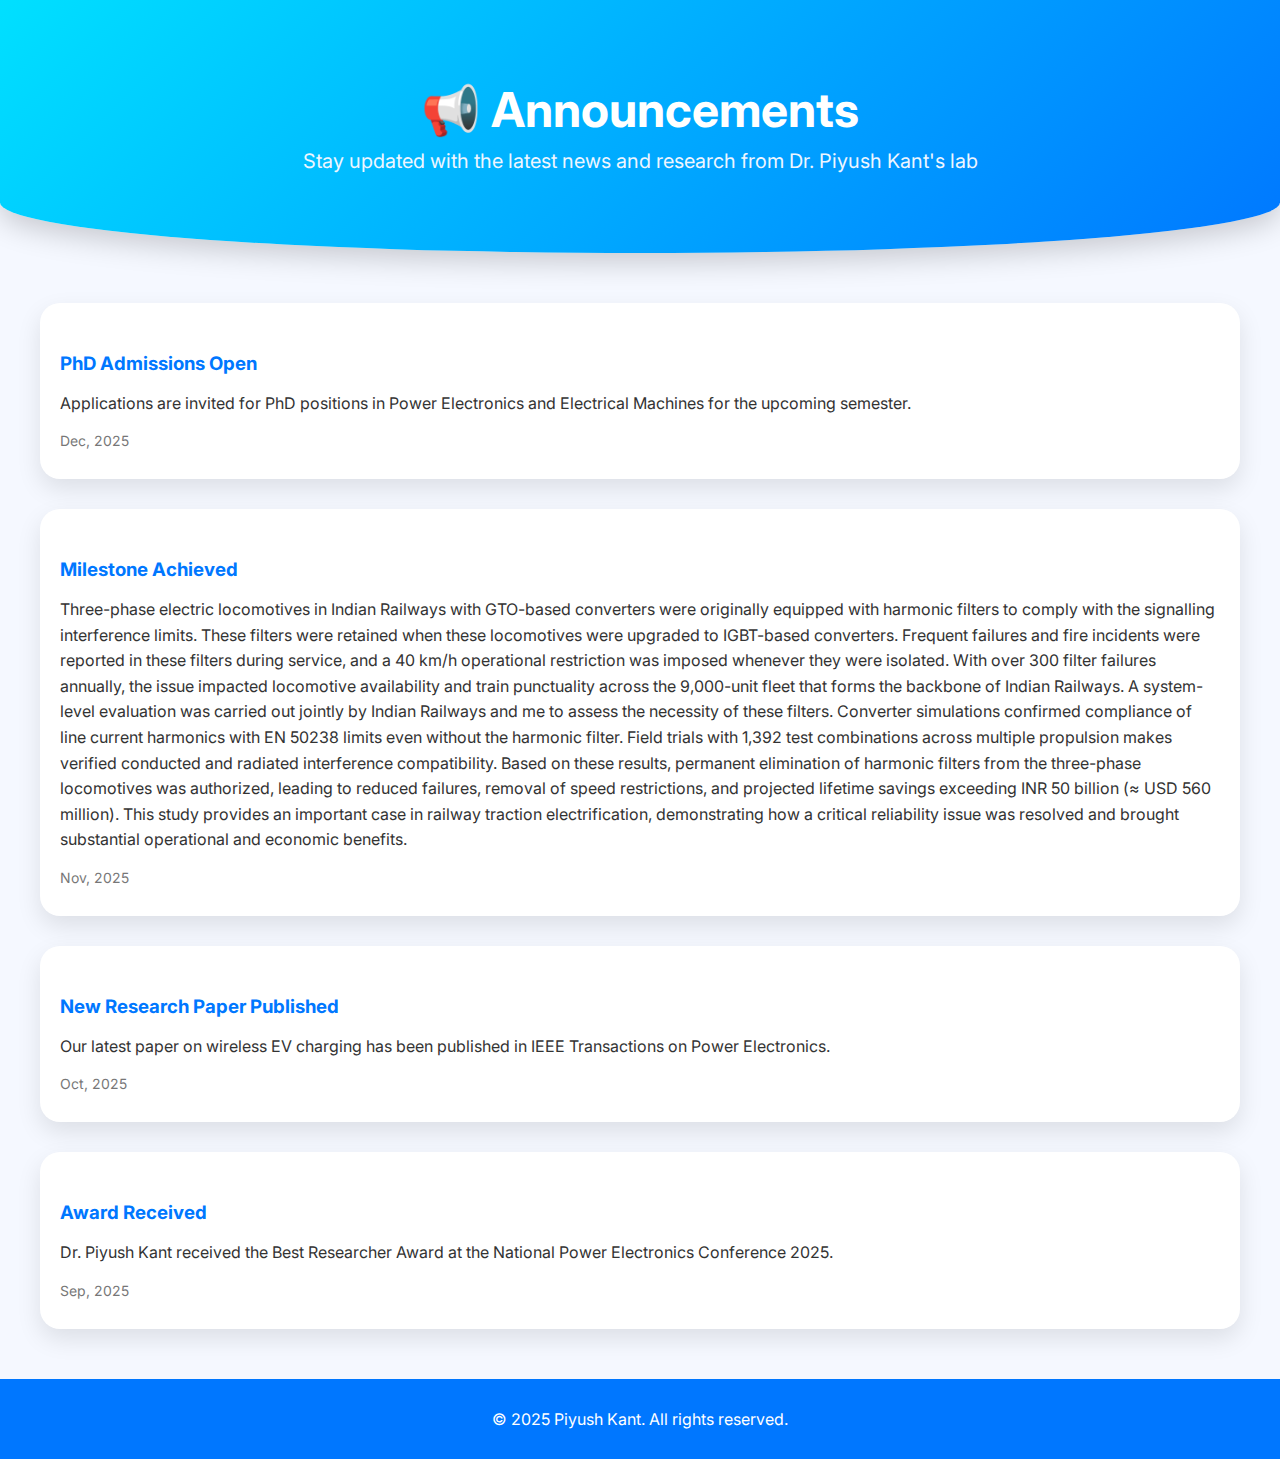
<file: announcment.html>
<!DOCTYPE html>
<html lang="en">
<head>
    <meta charset="UTF-8">
    <meta name="viewport" content="width=device-width, initial-scale=1.0">
    <title>Announcements - Dr. Piyush Kant</title>
    <link href="https://fonts.googleapis.com/css2?family=Inter:wght@400;500;600;700&display=swap" rel="stylesheet">
    <style>
        body {
            font-family: 'Inter', sans-serif;
            margin: 0;
            padding: 0;
            background: #f5f8ff;
        }
        header {
            background: linear-gradient(135deg, #00e0ff, #0077ff);
            color: #fff;
            padding: 80px 20px;
            text-align: center;
            border-bottom-left-radius: 50% 20%;
            border-bottom-right-radius: 50% 20%;
            box-shadow: 0 8px 30px rgba(0,0,0,0.2);
        }
        header h1 {
            margin: 0 0 10px 0;
            font-size: 48px;
        }
        header p {
            margin: 0;
            font-size: 20px;
            color: #eef6ff;
        }
        .container {
            max-width: 1200px;
            margin: 50px auto;
            padding: 0 20px;
        }
        .announcement-card {
            background: #fff;
            border-radius: 20px;
            padding: 30px 20px;
            box-shadow: 0 10px 25px rgba(0,0,0,0.1);
            margin-bottom: 30px;
            transition: transform 0.4s, box-shadow 0.4s;
        }
        .announcement-card:hover {
            transform: translateY(-8px);
            box-shadow: 0 20px 35px rgba(0,0,0,0.15);
        }
        .announcement-card h3 {
            color: #0077ff;
            margin-bottom: 10px;
        }
        .announcement-card p {
            color: #333;
            line-height: 1.6;
        }
        .announcement-date {
            color: #777;
            font-size: 14px;
            margin-top: 15px;
            display: block;
        }
        footer {
            background: #0077ff;
            color: #fff;
            text-align: center;
            padding: 30px 20px;
        }
        /* Back to Top Button */
        #scrollTopBtn {
            position: fixed;
            bottom: 30px;
            right: 30px;
            background: #0077ff;
            color: #fff;
            border: none;
            padding: 15px 20px;
            border-radius: 50px;
            cursor: pointer;
            opacity: 0;
            transition: opacity 0.4s, transform 0.3s;
            box-shadow: 0 6px 20px rgba(0,0,0,0.2);
            font-size: 16px;
        }
        #scrollTopBtn.visible {
            opacity: 1;
            transform: translateY(0);
        }
        #scrollTopBtn:hover {
            background: #00c6ff;
            transform: translateY(-3px);
        }
    </style>
</head>
<body>

  <header>
    <h1>📢 Announcements</h1>
    <p>Stay updated with the latest news and research from Dr. Piyush Kant's lab</p>
</header>

<div class="container">

    <!-- 1. PhD Admissions -->
    <div class="announcement-card">
        <h3>PhD Admissions Open</h3>
        <p>Applications are invited for PhD positions in Power Electronics and Electrical Machines for the upcoming semester.</p>
        <span class="announcement-date">Dec, 2025</span>
    </div>

    <!-- 2. Railways Milestone -->
    <div class="announcement-card">
        <h3>Milestone Achieved</h3>
        <p>Three-phase electric locomotives in Indian Railways with GTO-based converters were originally equipped with harmonic filters to comply with the signalling interference limits. These filters were retained when these locomotives were upgraded to IGBT-based converters. Frequent failures and fire incidents were reported in these filters during service, and a 40 km/h operational restriction was imposed whenever they were isolated. With over 300 filter failures annually, the issue impacted locomotive availability and train punctuality across the 9,000-unit fleet that forms the backbone of Indian Railways. A system-level evaluation was carried out jointly by Indian Railways and me to assess the necessity of these filters. Converter simulations confirmed compliance of line current harmonics with EN 50238 limits even without the harmonic filter. Field trials with 1,392 test combinations across multiple propulsion makes verified conducted and radiated interference compatibility. Based on these results, permanent elimination of harmonic filters from the three-phase locomotives was authorized, leading to reduced failures, removal of speed restrictions, and projected lifetime savings exceeding INR 50 billion (≈ USD 560 million). This study provides an important case in railway traction electrification, demonstrating how a critical reliability issue was resolved and brought substantial operational and economic benefits.</p>
        <span class="announcement-date">Nov, 2025</span>
    </div>

    <!-- 3. Research Paper -->
    <div class="announcement-card">
        <h3>New Research Paper Published</h3>
        <p>Our latest paper on wireless EV charging has been published in IEEE Transactions on Power Electronics.</p>
        <span class="announcement-date">Oct, 2025</span>
    </div>

    <!-- 4. Award -->
    <div class="announcement-card">
        <h3>Award Received</h3>
        <p>Dr. Piyush Kant received the Best Researcher Award at the National Power Electronics Conference 2025.</p>
        <span class="announcement-date">Sep, 2025</span>
    </div>

</div>

<button id="scrollTopBtn" title="Back to Top">⬆ Back to Top</button>

<footer>
    &copy; 2025 Piyush Kant. All rights reserved.
</footer>

<script>
    const scrollBtn = document.getElementById("scrollTopBtn");
    window.addEventListener("scroll", () => {
        if (window.scrollY > 250) scrollBtn.classList.add("visible");
        else scrollBtn.classList.remove("visible");
    });
    scrollBtn.addEventListener("click", () => {
        window.scrollTo({ top: 0, behavior: 'smooth' });
    });
</script>
</file>
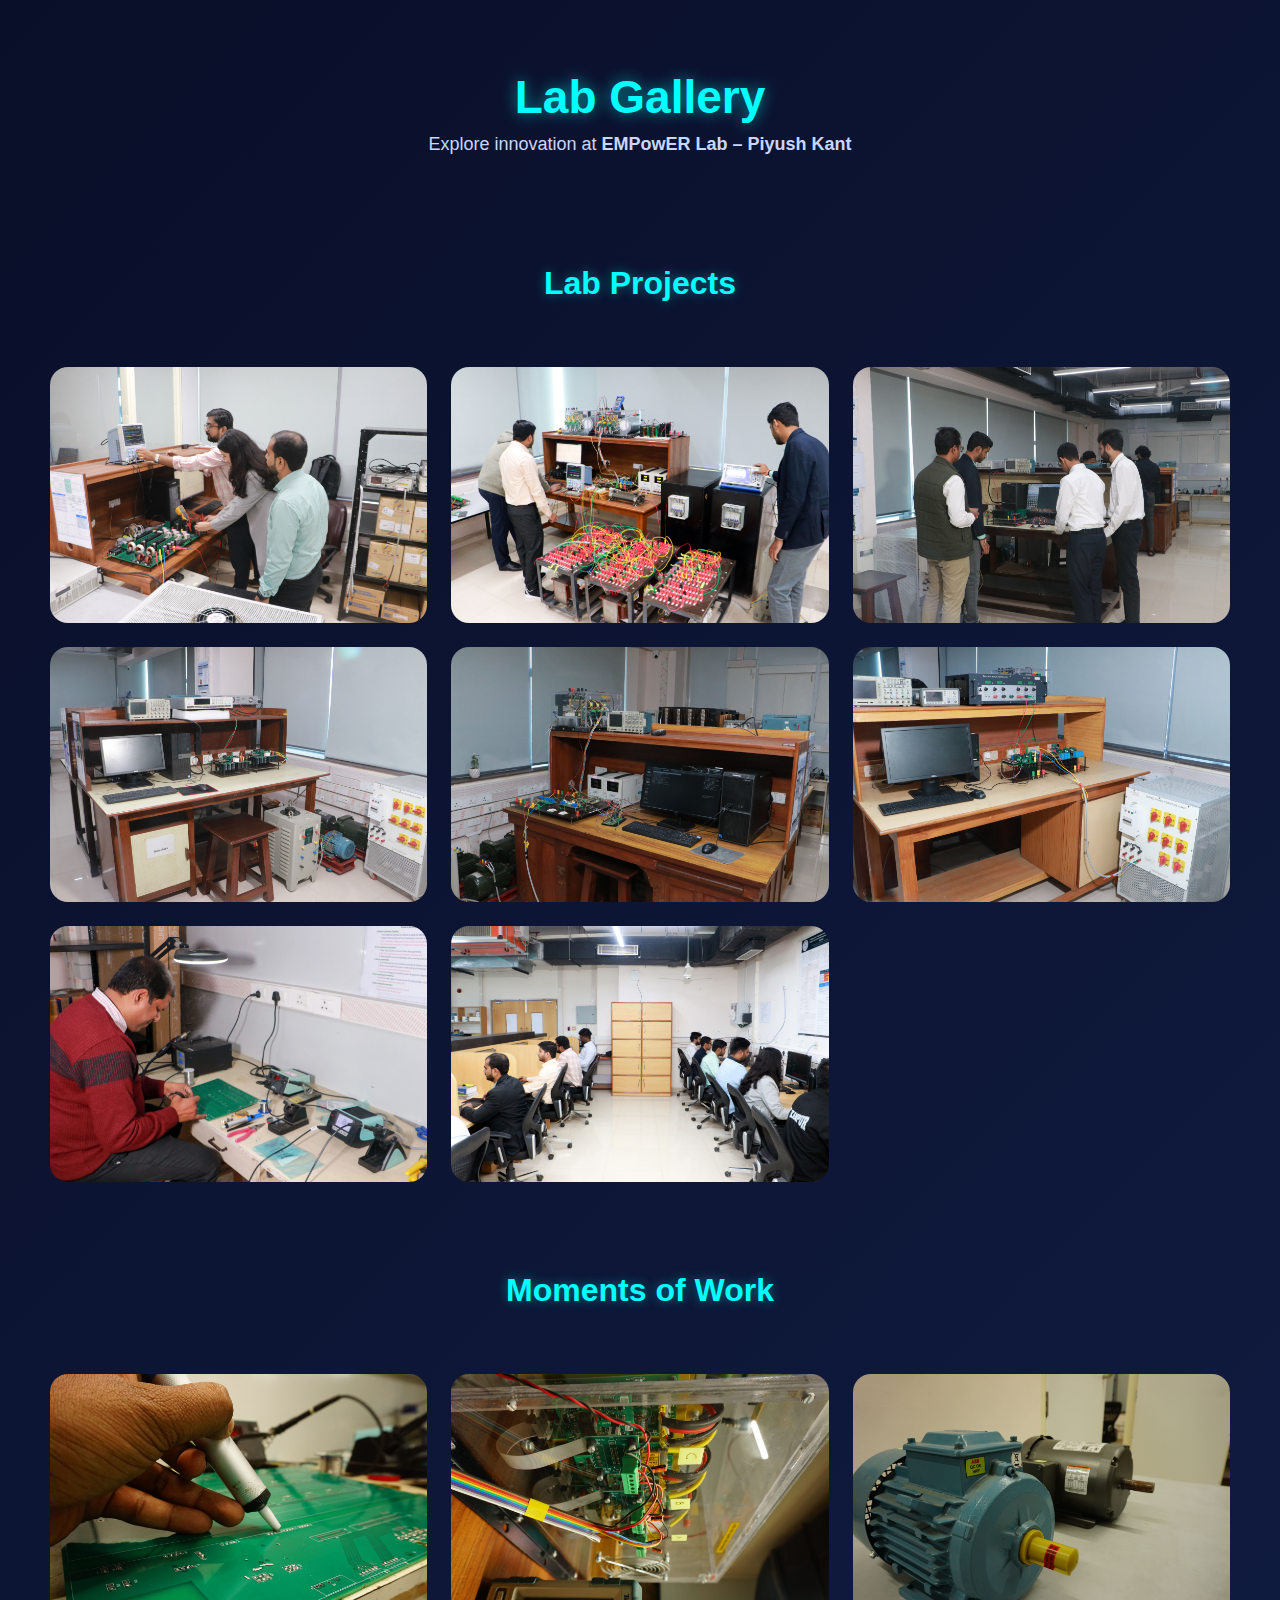
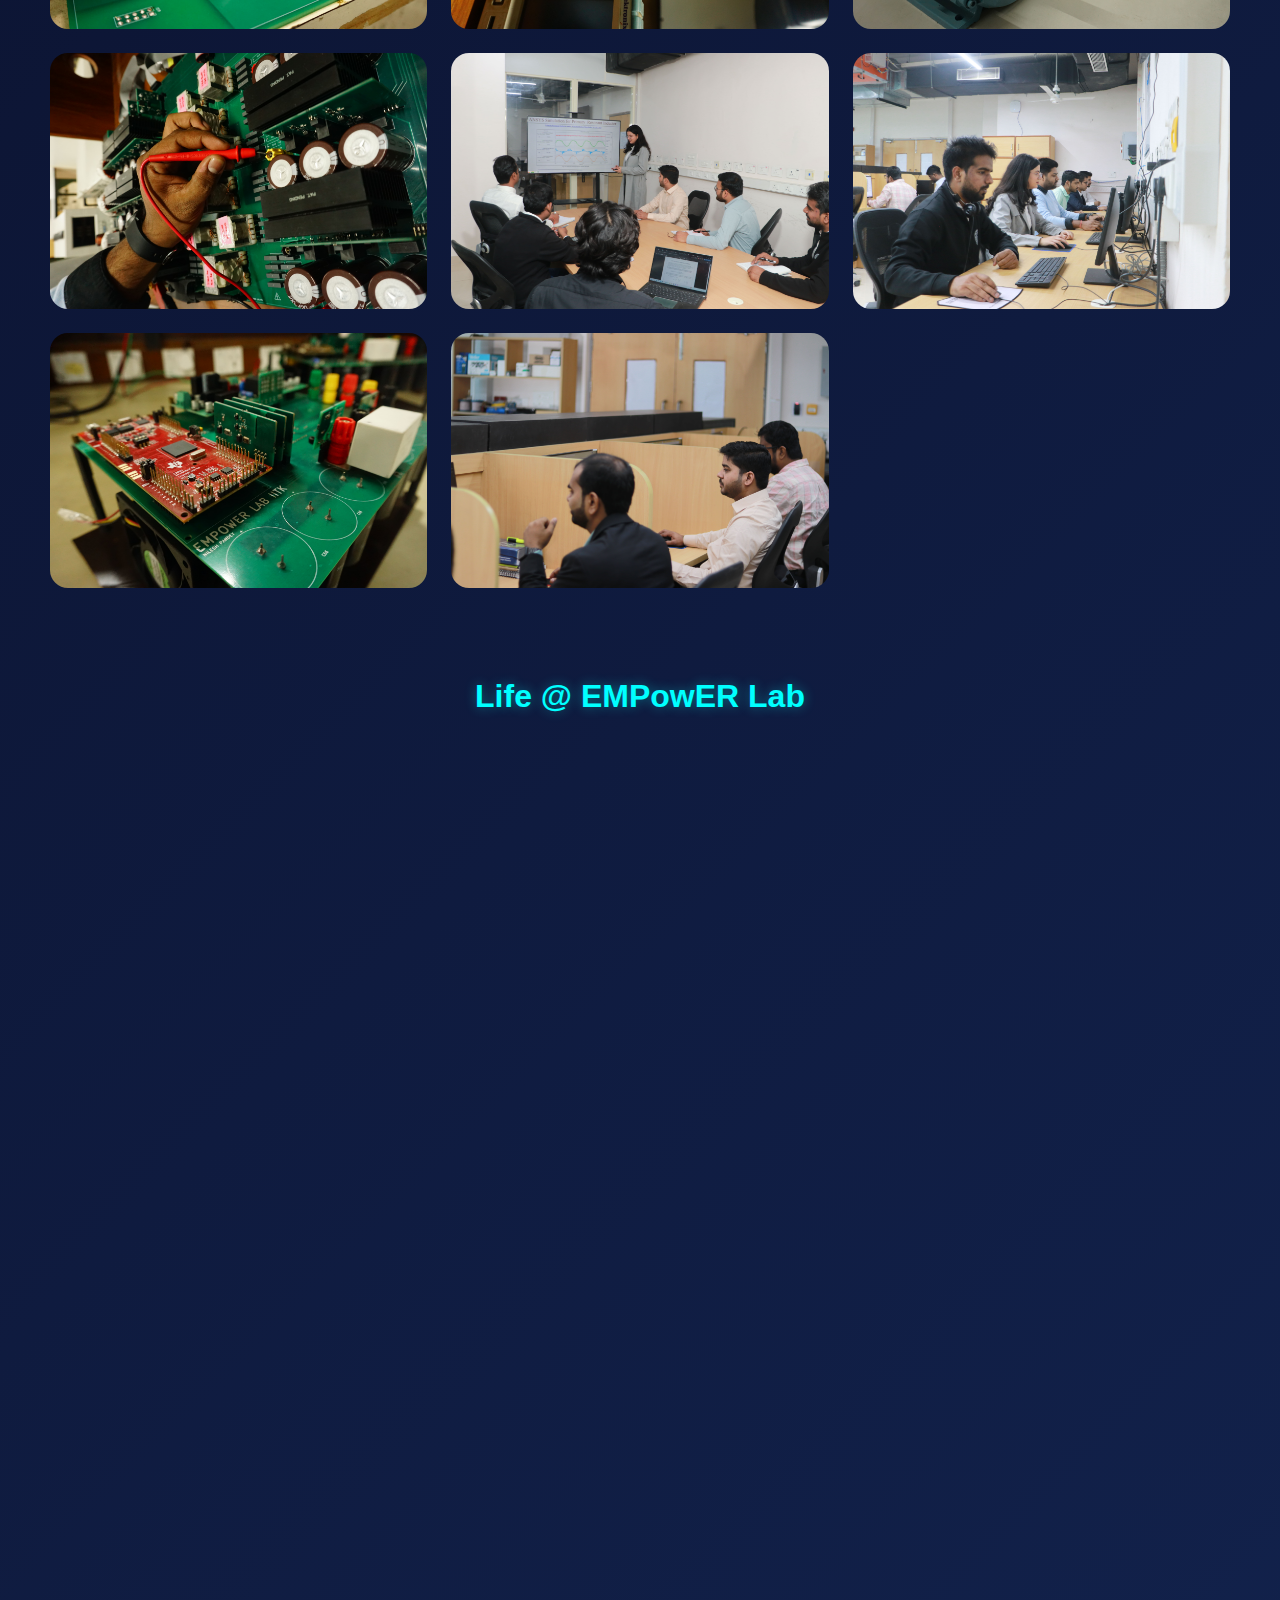
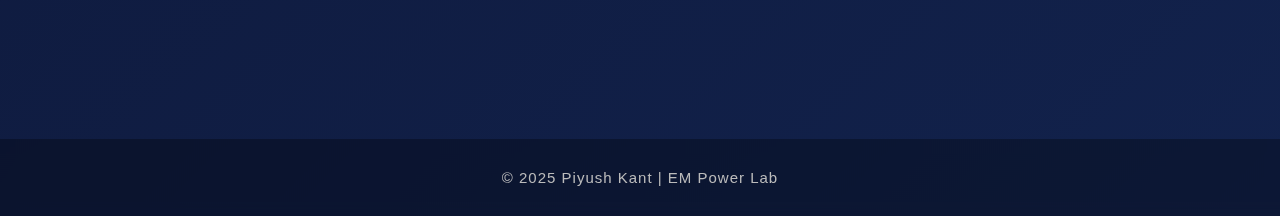
<file: gallery.html>
<!doctype html>
<html lang="en">
<head>
  <meta charset="utf-8">
  <meta name="viewport" content="width=device-width, initial-scale=1">
  <title>Gallery | Piyush Kant Portfolio</title>
  <style>
    * {box-sizing: border-box; margin: 0; padding: 0; font-family: 'Poppins', sans-serif;}
    body {
      background: linear-gradient(135deg, #0a0f29, #12224c, #1b3b6f, #0a0f29);
      background-size: 300% 300%;
      animation: gradientShift 8s ease infinite;
      color: #fff;
      overflow-x: hidden;
    }

    header {
      text-align: center;
      padding: 70px 20px;
      animation: fadeInDown 1.2s ease-in-out;
    }
    header h1 {
      font-size: 46px;
      color: #00ffff;
      text-shadow: 0 0 15px #00ffff90;
    }
    header p {
      color: #c9d6ff;
      font-size: 18px;
      margin-top: 10px;
      animation: fadeInUp 1.5s ease-in-out;
    }

    /* ⭐ Centered Row Titles */
    .gallery-title {
      text-align: center;
      font-size: 32px;
      margin: 40px 0 15px;
      font-weight: 700;
      color: #00ffff;
      text-shadow: 0 0 12px #00ffff60;
    }

    .gallery {
      display: grid;
      grid-template-columns: repeat(auto-fit, minmax(280px, 1fr));
      gap: 24px;
      padding: 50px;
      max-width: 1300px;
      margin: 0 auto;
    }

    .photo {
      position: relative;
      overflow: hidden;
      border-radius: 18px;
      cursor: pointer;
      transition: transform 0.4s ease, box-shadow 0.4s ease;
      animation: floatUp 1s ease forwards;
    }

    /* ⭐ Breathing Animation */
    .photo img {
      width: 100%;
      height: 100%;
      object-fit: cover;
      transition: transform 0.4s ease;
      animation: breathing 4s ease-in-out infinite;
    }

    @keyframes breathing {
      0% { transform: scale(1); }
      50% { transform: scale(1.03); }
      100% { transform: scale(1); }
    }

    .photo:hover img {
      transform: scale(1.15);
      filter: brightness(1.15);
    }

    .photo:hover {
      transform: translateY(-12px);
      box-shadow: 0 0 25px rgba(0, 255, 255, 0.4);
    }

    .overlay {
      position: absolute;
      inset: 0;
      background: linear-gradient(180deg, rgba(0,0,0,0.1), rgba(0,0,0,0.9));
      display: flex;
      flex-direction: column;
      align-items: center;
      justify-content: center;
      opacity: 0;
      transition: opacity 0.4s ease;
    }

    .photo:hover .overlay {
      opacity: 1;
    }

    .overlay h3 {
      font-size: 22px;
      color: #00ffff;
      margin-bottom: 6px;
      text-shadow: 0 0 8px #00ffff80;
    }

    .overlay p {
      font-size: 14px;
      color: #ddd;
      text-align: center;
      max-width: 220px;
    }

    footer {
      text-align: center;
      padding: 30px;
      color: #bbb;
      font-size: 15px;
      letter-spacing: 1px;
      background: rgba(0, 0, 0, 0.3);
      backdrop-filter: blur(6px);
    }

    /* Animations */
    @keyframes fadeInDown {
      from {opacity: 0; transform: translateY(-40px);}
      to {opacity: 1; transform: translateY(0);}
    }

    @keyframes fadeInUp {
      from {opacity: 0; transform: translateY(40px);}
      to {opacity: 1; transform: translateY(0);}
    }

    @keyframes floatUp {
      from {opacity: 0; transform: translateY(30px);}
      to {opacity: 1; transform: translateY(0);}
    }

    @keyframes gradientShift {
      0% {background-position: 0% 50%;}
      50% {background-position: 100% 50%;}
      100% {background-position: 0% 50%;}
    }

    /* Scroll fade-in */
    .fade {opacity: 0; transform: translateY(20px); transition: all 0.5s ease-out;}
    .fade.visible {opacity: 1; transform: translateY(0);}
  </style>
</head>
<body>
  <header>
    <h1>Lab Gallery</h1>
    <p>Explore innovation at <b>EMPowER Lab – Piyush Kant</b></p>
  </header>

<section class="gallery-section">

    <!-- ⭐ ROW 1 TITLE -->
    <h2 class="gallery-title">Lab Projects</h2>
    <section class="gallery">
        <div class="photo fade"><img src="images/Bidectional_ev.jpg"><div class="overlay"><h3>Section A</h3><p>Performing Test</p></div></div>
        <div class="photo fade"><img src="images/Linefrequency.jpg"><div class="overlay"><h3>Section B</h3><p>Performing Test</p></div></div>
        <div class="photo fade"><img src="images/table1.jpg"><div class="overlay"><h3>Section C</h3><p>Performing Test</p></div></div>
        <div class="photo fade"><img src="images/table2.jpg"><div class="overlay"><h3>Section D</h3><p>Performing Test</p></div></div>
        <div class="photo fade"><img src="images/table3.jpg"><div class="overlay"><h3>Section E</h3><p>Performing Test</p></div></div>
        <div class="photo fade"><img src="images/table4.jpg"><div class="overlay"><h3>Section F</h3><p>Performing Test</p></div></div>
        <div class="photo fade"><img src="images/table5.jpg"><div class="overlay"><h3>Section  G</h3><p>Hardware Assembly </p></div></div>
        <div class="photo fade"><img src="images/all.jpg"><div class="overlay"><h3>Co Working Space</h3><p></p></div></div>
    </section>

    <!-- ⭐ ROW 2 TITLE -->
    <h2 class="gallery-title">Moments of Work</h2>
    <section class="gallery">
        <div class="photo fade"><img src="images/5.jpg"><div class="overlay"><h3>Assembly Section</h3><p>Organized high-end components</p></div></div>
        <div class="photo fade"><img src="images/6.jpg"><div class="overlay"><h3>Testing</h3><p>Validation of prototypes</p></div></div>
        <div class="photo fade"><img src="images/13.jpg"><div class="overlay"><h3>Testing Facility</h3><p>Performance tuning lab</p></div></div>
        <div class="photo fade"><img src="images/10.jpg"><div class="overlay"><h3>PCBA</h3><p>Advanced circuit prototyping</p></div></div>
        <div class="photo fade"><img src="images/8.jpg"><div class="overlay"><h3>Meeting</h3><p>Team discussions</p></div></div>
        <div class="photo fade"><img src="images/11.jpg"><div class="overlay"><h3>Software & Analysis</h3><p>Real-time circuit validation</p></div></div>
        <div class="photo fade"><img src="images/9.jpg"><div class="overlay"><h3>Hardware & Analysis</h3><p>Inhouse testing</p></div></div>
        <div class="photo fade"><img src="images/7.jpg"><div class="overlay"><h3>Working Environment</h3><p>Motivating workspace</p></div></div>
    </section>

    <!-- ⭐ ROW 3 TITLE -->
    <h2 class="gallery-title">Life @ EMPowER Lab</h2>
    <section class="gallery">
        <div class="photo fade"><img src="images/20240628_183251.jpg"><div class="overlay"><h3>Joy Moments</h3><p>Dinner Outing</p></div></div>
        <div class="photo fade"><img src="images/20240628_201419.jpg"><div class="overlay"><h3>Joy Moments</h3><p>Celebration</p></div></div>
        <div class="photo fade"><img src="images/20250913_210014.jpg"><div class="overlay"><h3>Joy Moments</h3><p>Team Outing</p></div></div>
    
        <div class="photo fade"><img src="images/group.jpeg"><div class="overlay"><h3>Joy Moments</h3>Tea Time<p></p></div></div>
        <div class="photo fade"><img src="images/group2.jpg"><div class="overlay"><h3>Team Photo Session</h3><p>Group Photo</p></div></div>
        <div class="photo fade"><img src="images/p1.jpeg"><div class="overlay"><h3>Joy Moments</h3><p></p>Happy Captured</div></div>
        <div class="photo fade"><img src="images/group_old.jpg"><div class="overlay"><h3>Outing</h3><p>Dinner Time with Students</p></div></div>
        <div class="photo fade"><img src="images/bday.jpeg"><div class="overlay"><h3>Birthday Celebration</h3><p>Celebration Moments</p></div></div>
    </section>

</section>

  <footer>© 2025 Piyush Kant | EM Power Lab</footer>

  <script>
    const elements = document.querySelectorAll('.fade');
    const observer = new IntersectionObserver(entries => {
      entries.forEach(entry => {
        if (entry.isIntersecting) {
          entry.target.classList.add('visible');
        }
      });
    });
    elements.forEach(el => observer.observe(el));
  </script>
</body>
</html>
</file>
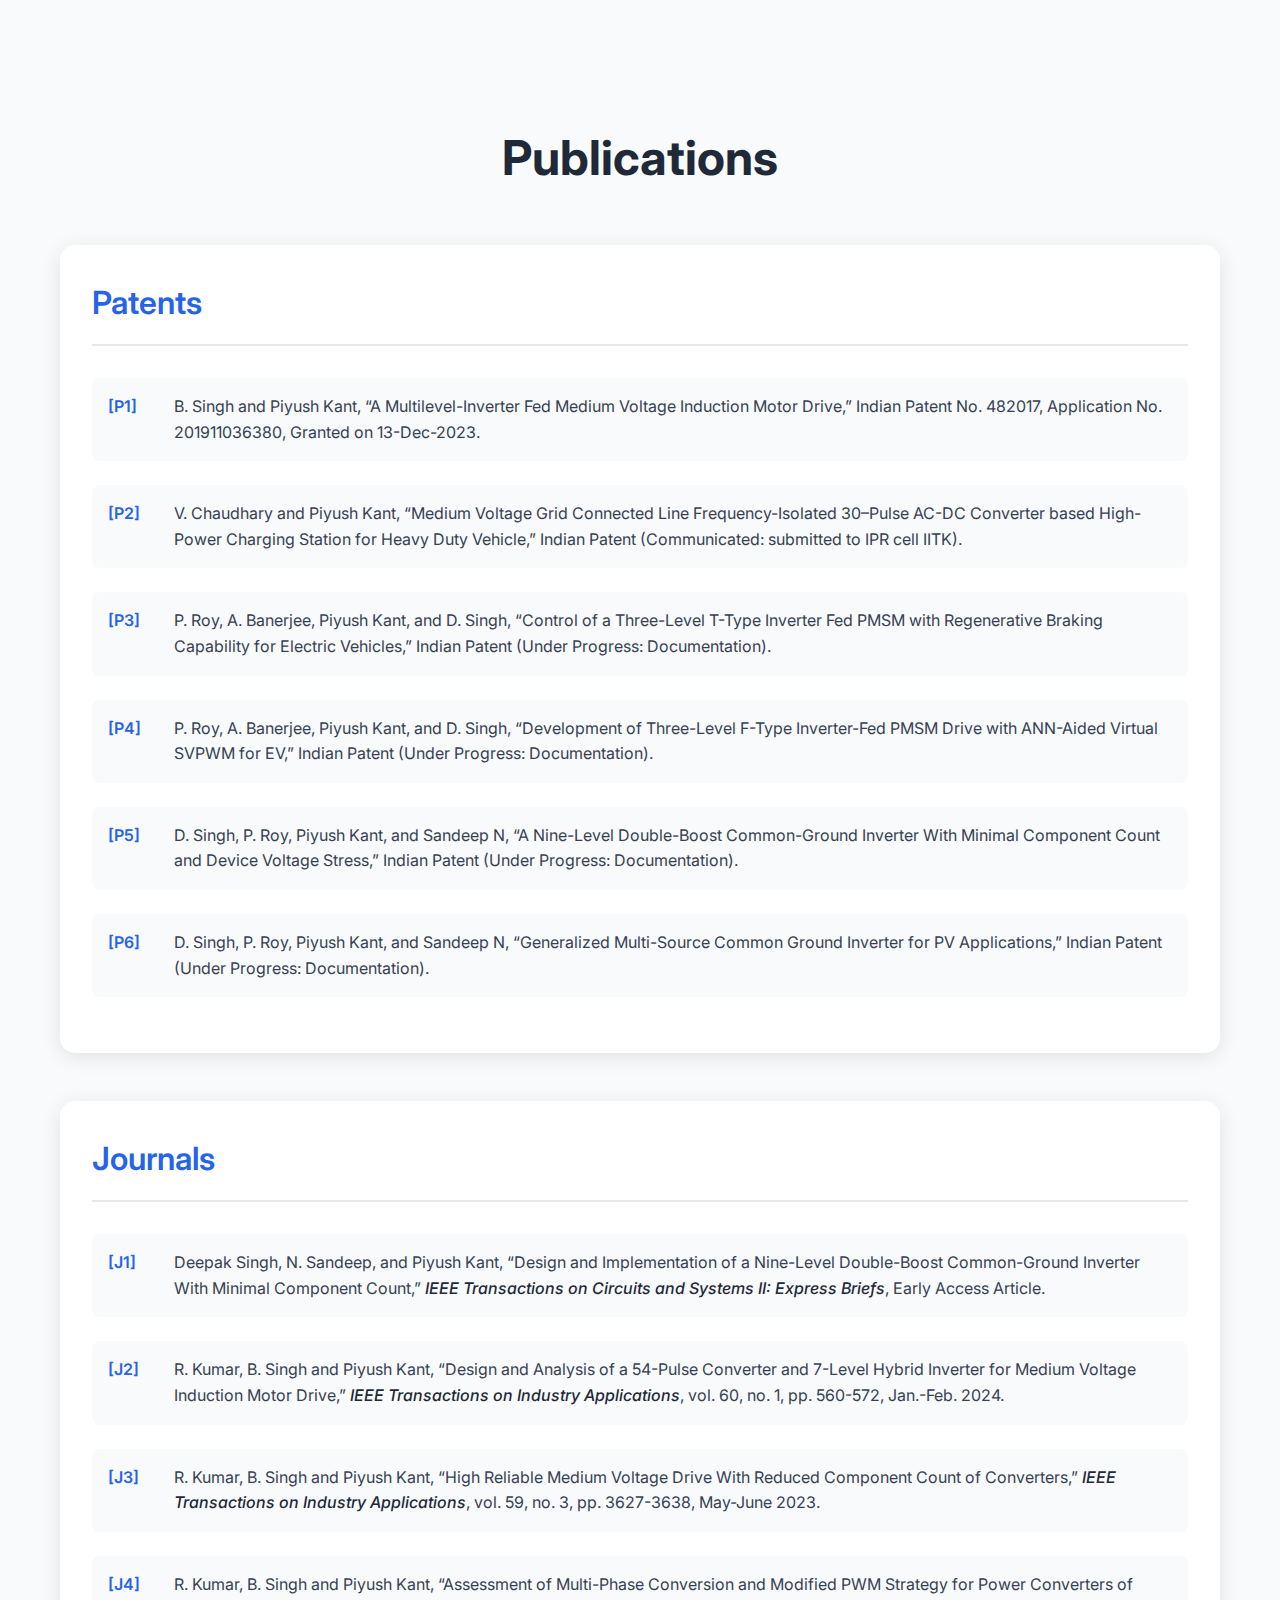
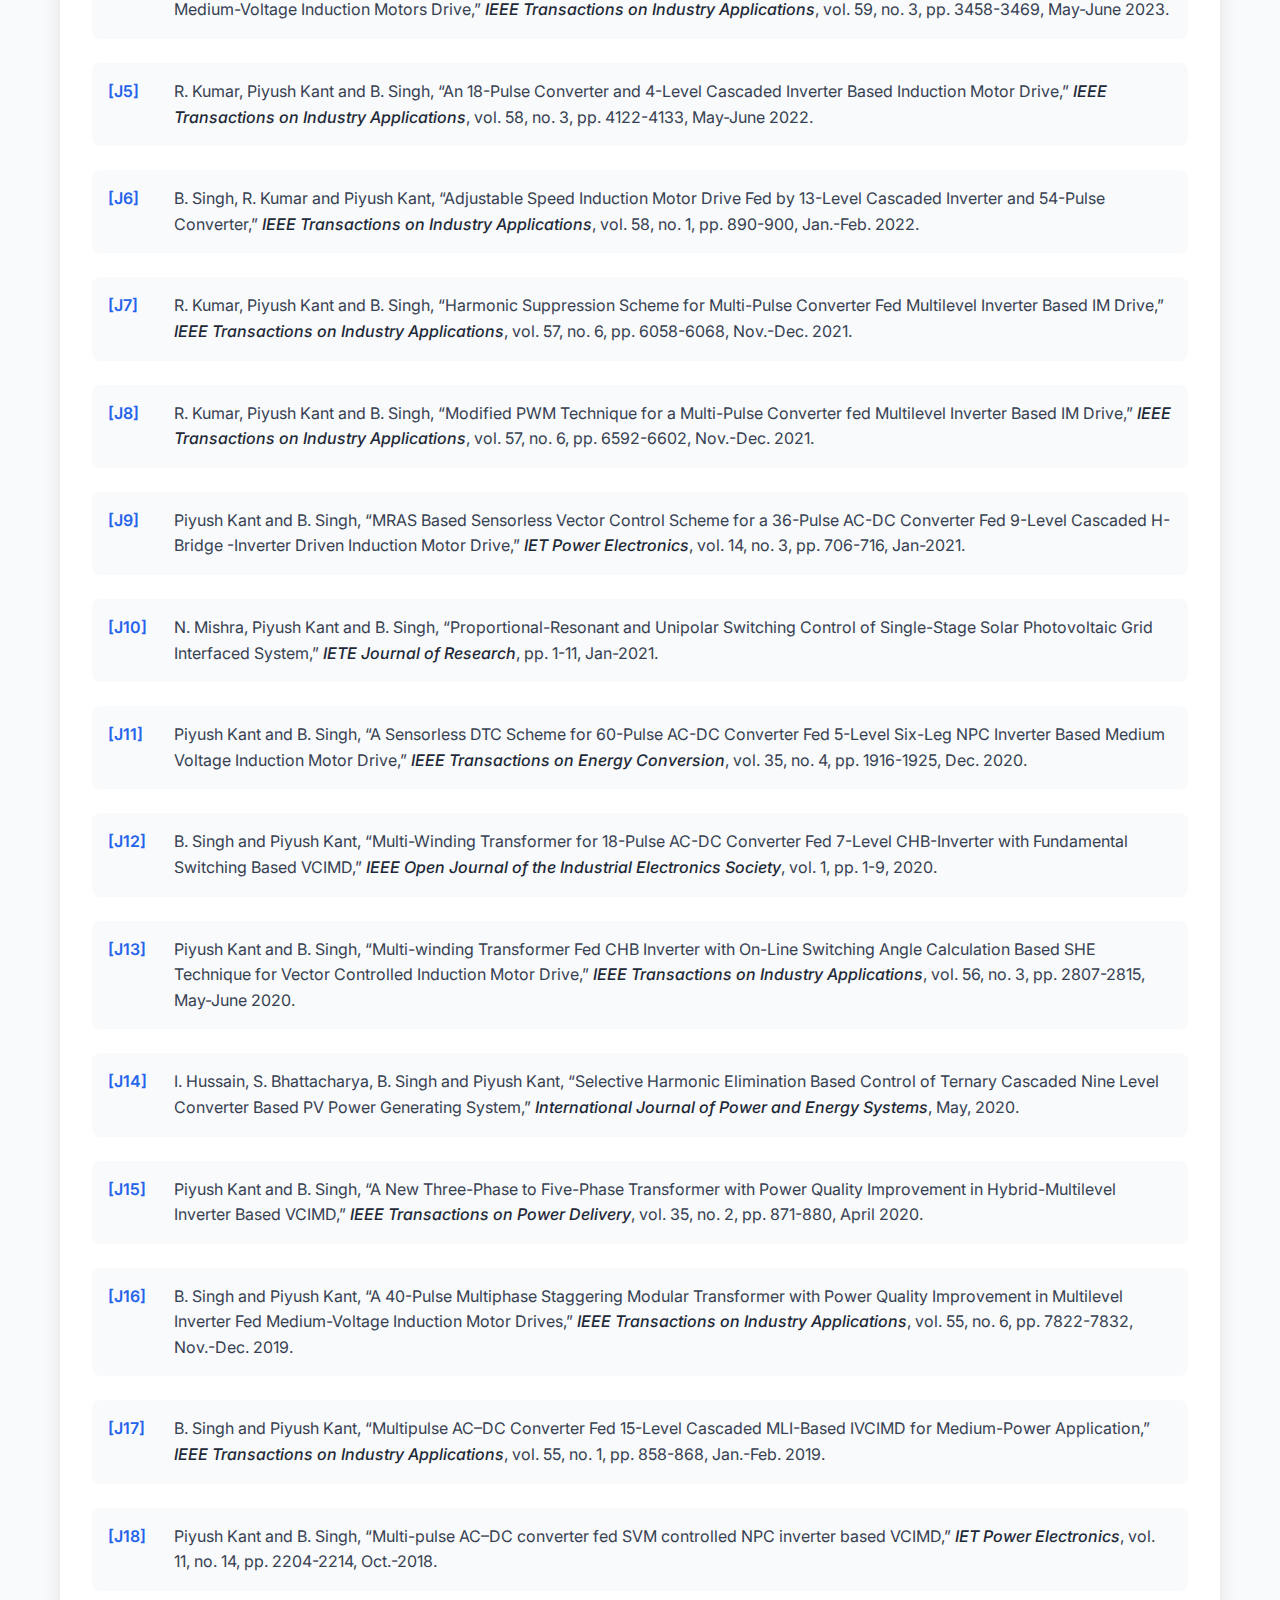
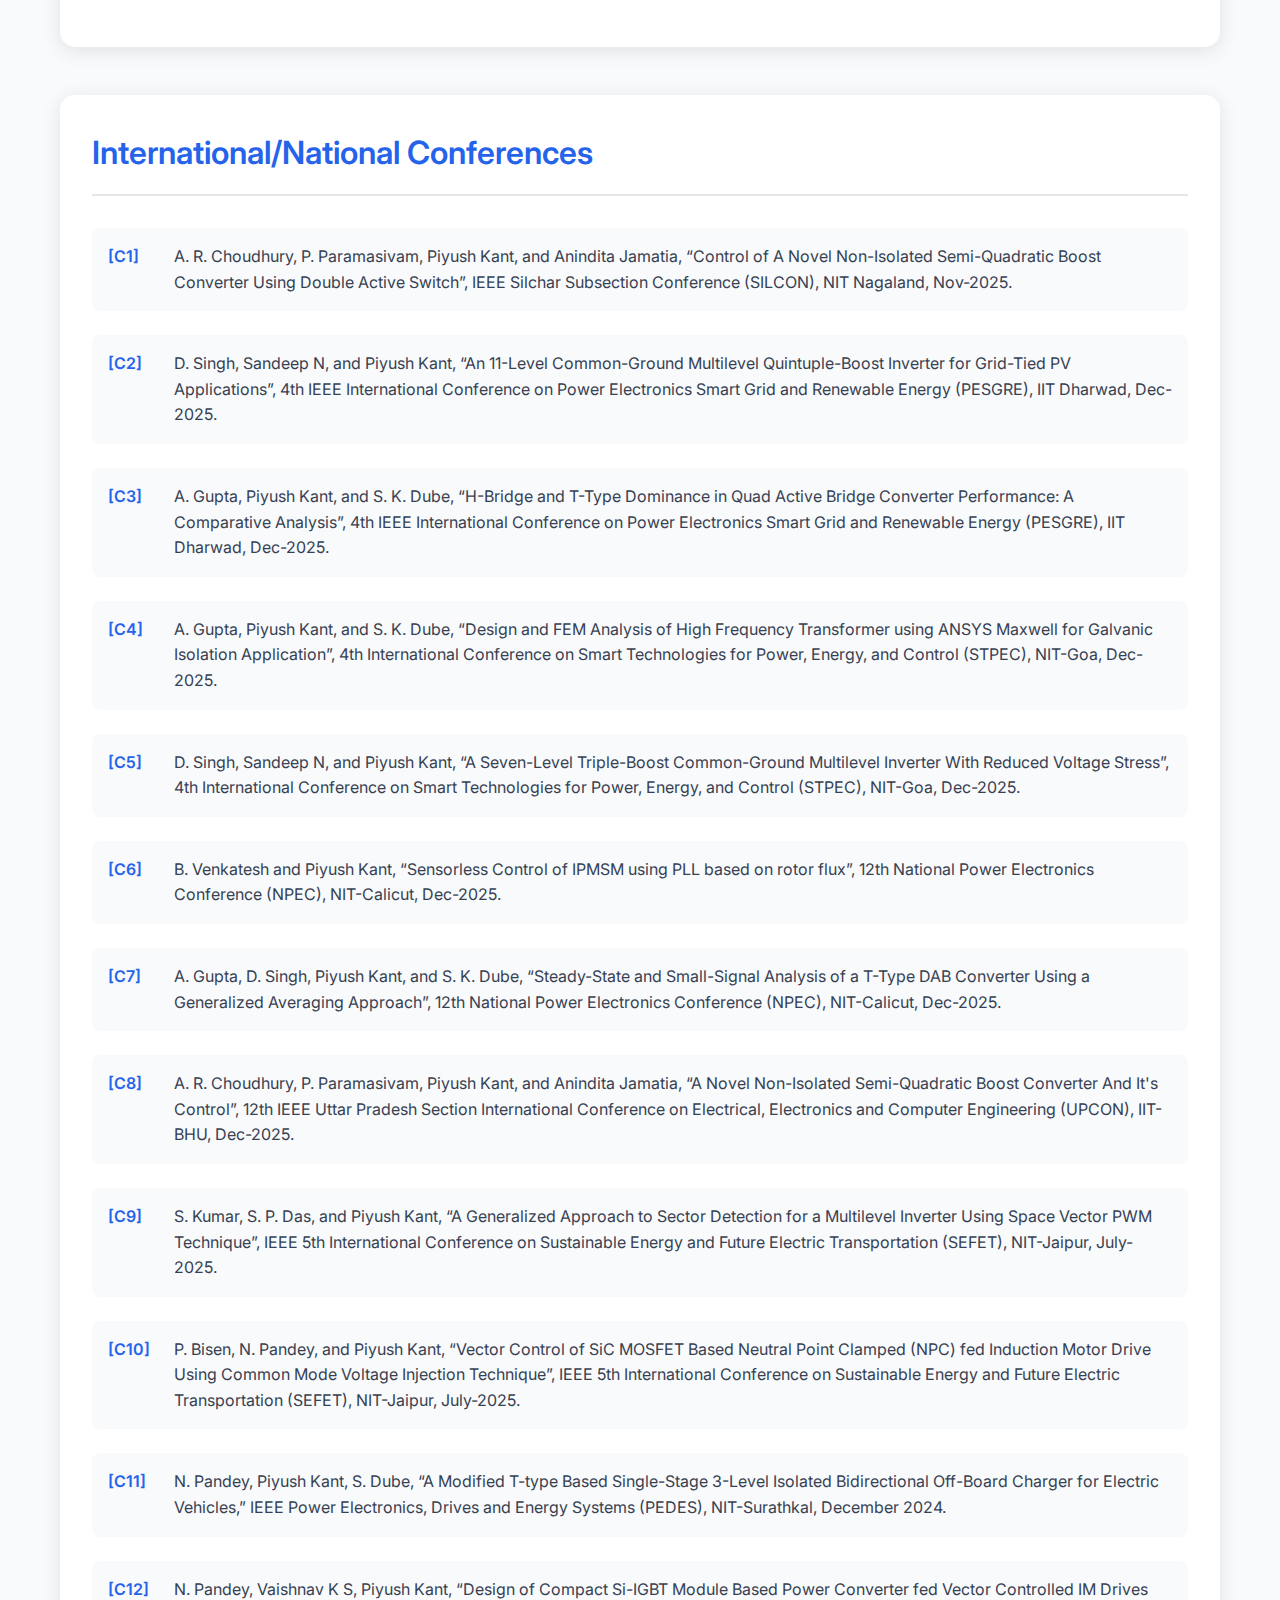
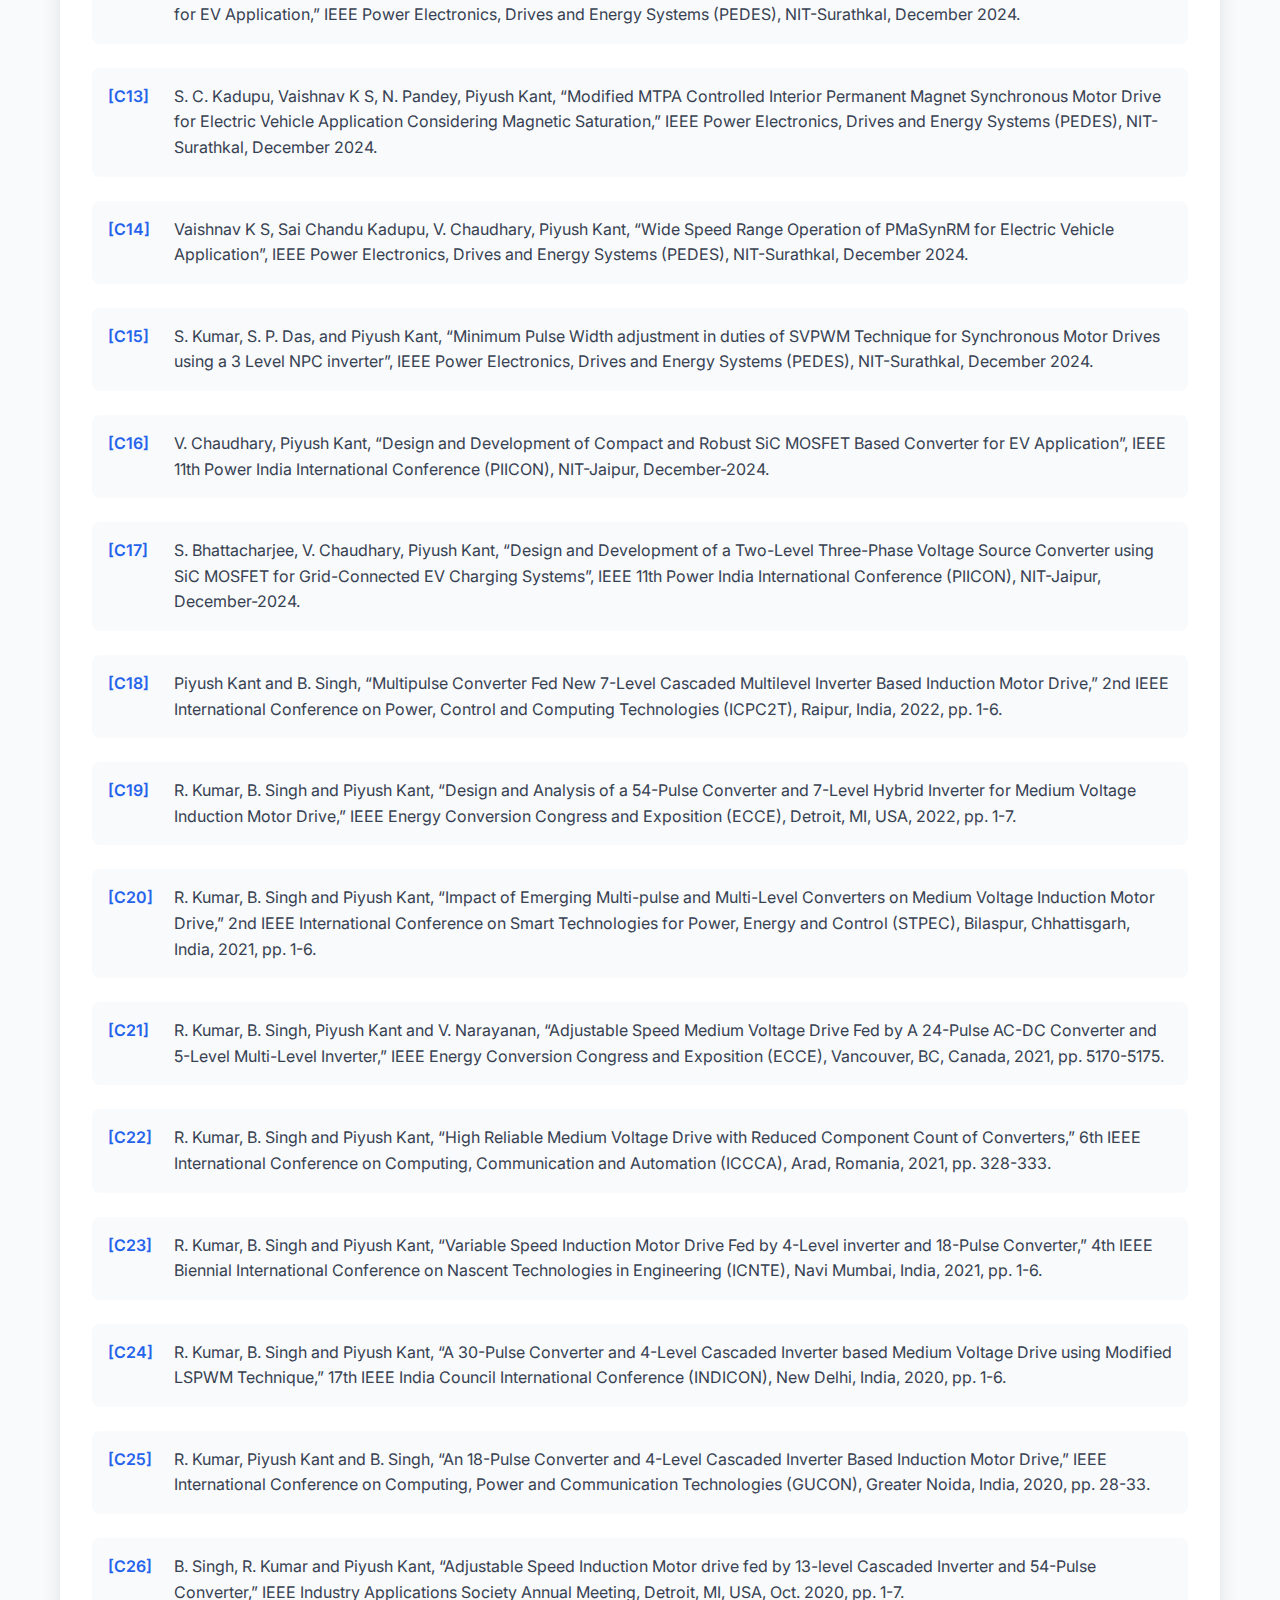
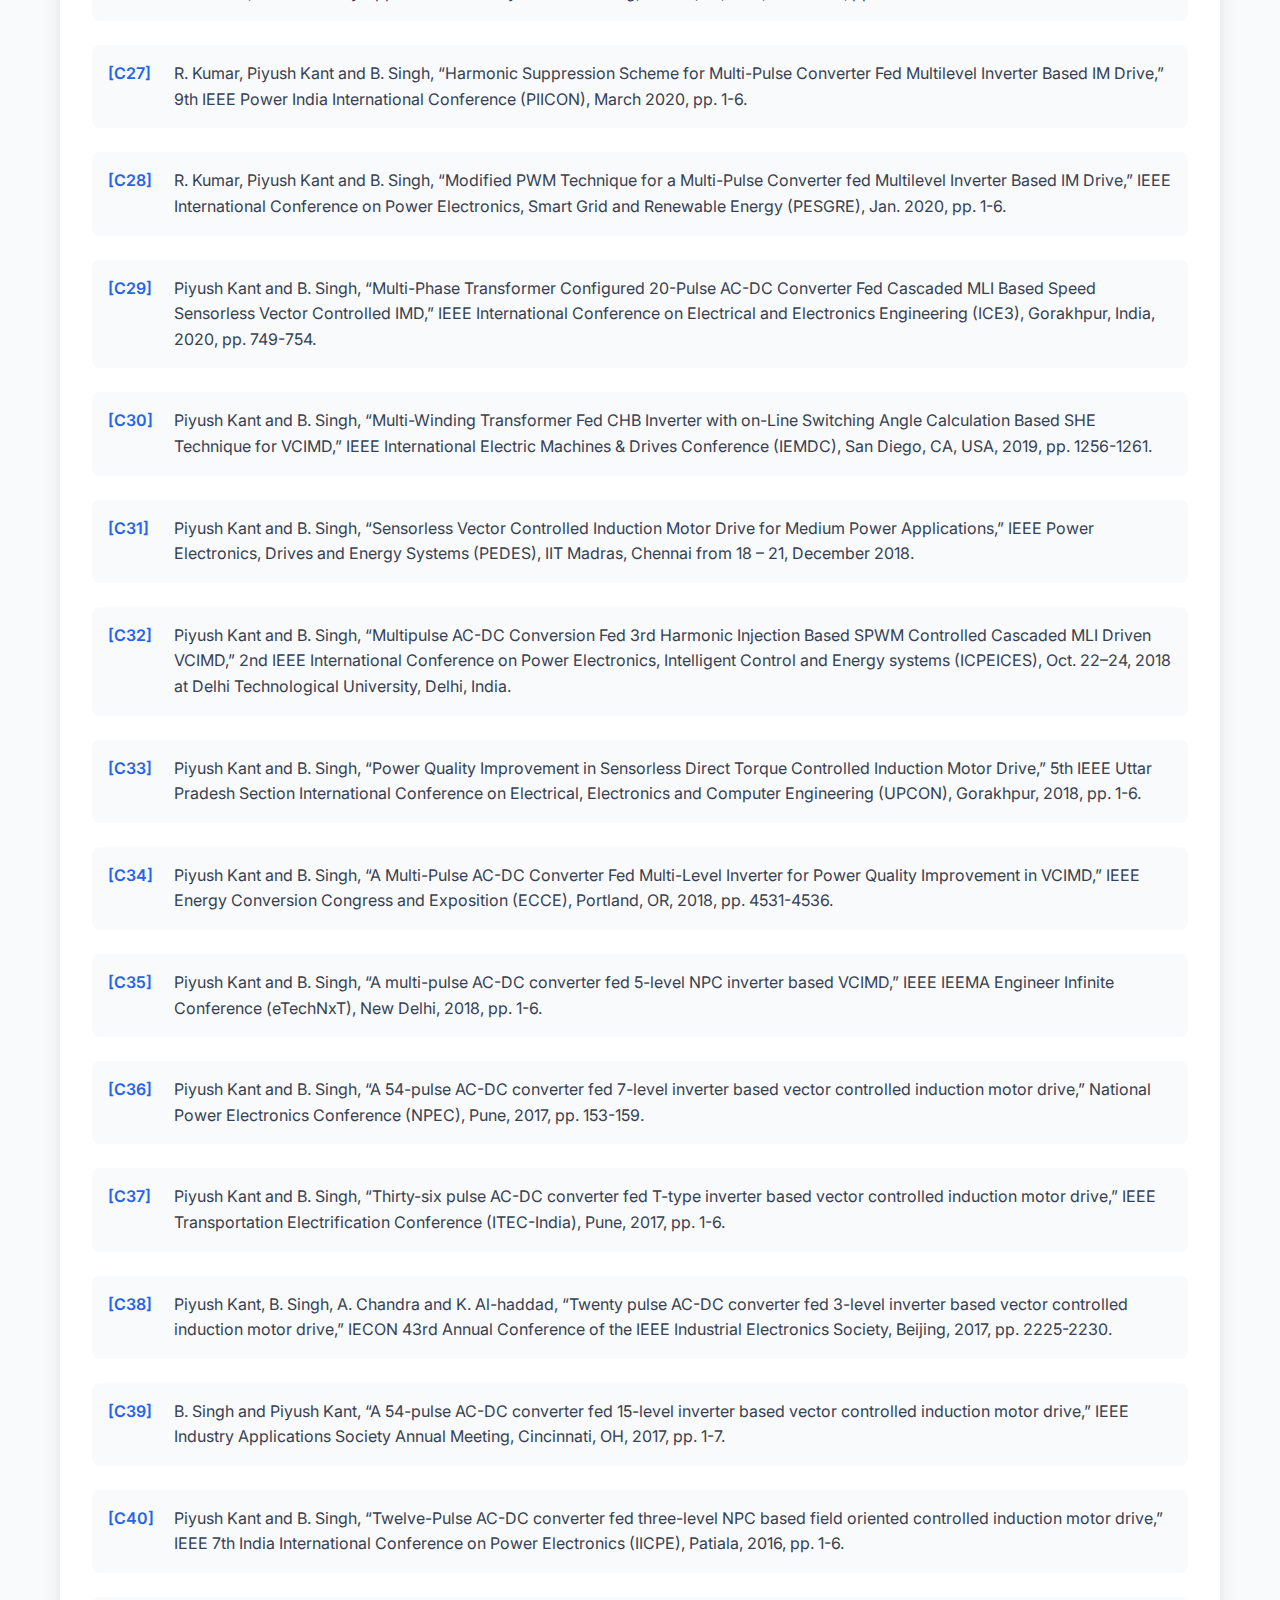
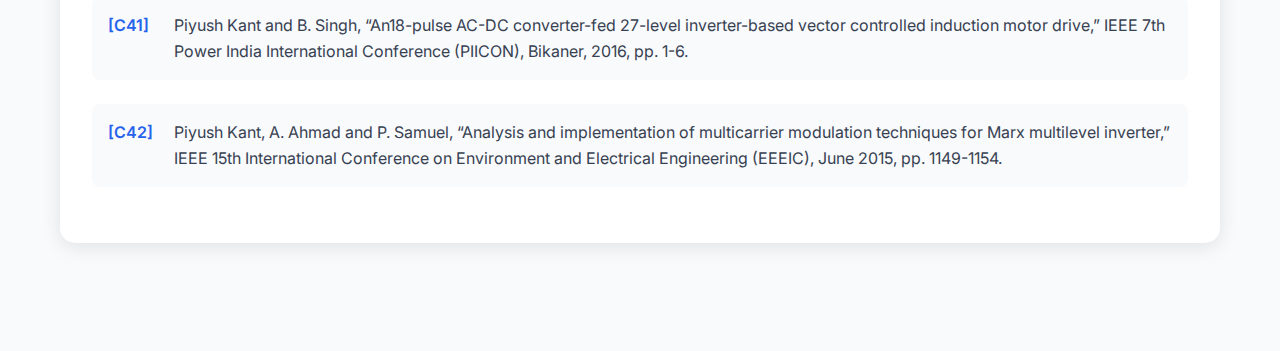
<file: publications.html>
<!DOCTYPE html>
<html lang="en">
<head>
    <meta charset="UTF-8">
    <meta name="viewport" content="width=device-width, initial-scale=1.0">
    <title>Publications - Dr. Piyush Kant</title>
    <link rel="stylesheet" href="styles.css">
    <link href="https://fonts.googleapis.com/css2?family=Inter:wght@300;400;500;600;700&display=swap" rel="stylesheet">
</head>
<body>
    <!-- Navigation
    <nav class="navbar">
        <div class="nav-container">
            <div class="nav-logo">PK</div>
            <ul class="nav-menu">
                <li><a href="index.html" class="nav-link">Home</a></li>
                <li><a href="index.html#about" class="nav-link">About</a></li>
                <li><a href="index.html#education" class="nav-link">Education</a></li>
                <li><a href="index.html#skills" class="nav-link">Skills</a></li>
                <li><a href="index.html#research" class="nav-link">Research</a></li>
                <li><a href="index.html#projects" class="nav-link">Projects</a></li>
                <li><a href="index.html#contact" class="nav-link">Contact</a></li>
            </ul>
        </div>
    </nav> -->

    <!-- Publications Section -->
    <section class="publications-page">
        <div class="container">
            <h1 class="page-title">Publications</h1>
            
            <!-- Patents -->
<div class="publication-category">
    <h2 class="category-title">Patents</h2>

    <div class="publication-item">
        <span class="pub-id">[P1]</span>
        <p>B. Singh and Piyush Kant, “A Multilevel-Inverter Fed Medium Voltage Induction Motor Drive,” Indian Patent No. 482017, Application No. 201911036380, Granted on 13-Dec-2023.</p>
    </div>

    <div class="publication-item">
        <span class="pub-id">[P2]</span>
        <p>V. Chaudhary and Piyush Kant, “Medium Voltage Grid Connected Line Frequency-Isolated 30–Pulse AC-DC Converter based High-Power Charging Station for Heavy Duty Vehicle,” Indian Patent (Communicated: submitted to IPR cell IITK).</p>
    </div>

    <div class="publication-item">
        <span class="pub-id">[P3]</span>
        <p>P. Roy, A. Banerjee, Piyush Kant, and D. Singh, “Control of a Three-Level T-Type Inverter Fed PMSM with Regenerative Braking Capability for Electric Vehicles,” Indian Patent (Under Progress: Documentation).</p>
    </div>

    <div class="publication-item">
        <span class="pub-id">[P4]</span>
        <p>P. Roy, A. Banerjee, Piyush Kant, and D. Singh, “Development of Three-Level F-Type Inverter-Fed PMSM Drive with ANN-Aided Virtual SVPWM for EV,” Indian Patent (Under Progress: Documentation).</p>
    </div>

    <div class="publication-item">
        <span class="pub-id">[P5]</span>
        <p>D. Singh, P. Roy, Piyush Kant, and Sandeep N, “A Nine-Level Double-Boost Common-Ground Inverter With Minimal Component Count and Device Voltage Stress,” Indian Patent (Under Progress: Documentation).</p>
    </div>

    <div class="publication-item">
        <span class="pub-id">[P6]</span>
        <p>D. Singh, P. Roy, Piyush Kant, and Sandeep N, “Generalized Multi-Source Common Ground Inverter for PV Applications,” Indian Patent (Under Progress: Documentation).</p>
    </div>

</div>

            <!-- Journals -->
<div class="publication-category">
    <h2 class="category-title">Journals</h2>

    <div class="publication-item">
        <span class="pub-id">[J1]</span>
        <p>Deepak Singh, N. Sandeep, and Piyush Kant, “Design and Implementation of a Nine-Level Double-Boost Common-Ground Inverter With Minimal Component Count,” <em>IEEE Transactions on Circuits and Systems II: Express Briefs</em>, Early Access Article.</p>
    </div>

    <div class="publication-item">
        <span class="pub-id">[J2]</span>
        <p>R. Kumar, B. Singh and Piyush Kant, “Design and Analysis of a 54-Pulse Converter and 7-Level Hybrid Inverter for Medium Voltage Induction Motor Drive,” <em>IEEE Transactions on Industry Applications</em>, vol. 60, no. 1, pp. 560-572, Jan.-Feb. 2024.</p>
    </div>

    <div class="publication-item">
        <span class="pub-id">[J3]</span>
        <p>R. Kumar, B. Singh and Piyush Kant, “High Reliable Medium Voltage Drive With Reduced Component Count of Converters,” <em>IEEE Transactions on Industry Applications</em>, vol. 59, no. 3, pp. 3627-3638, May-June 2023.</p>
    </div>

    <div class="publication-item">
        <span class="pub-id">[J4]</span>
        <p>R. Kumar, B. Singh and Piyush Kant, “Assessment of Multi-Phase Conversion and Modified PWM Strategy for Power Converters of Medium-Voltage Induction Motors Drive,” <em>IEEE Transactions on Industry Applications</em>, vol. 59, no. 3, pp. 3458-3469, May-June 2023.</p>
    </div>

    <div class="publication-item">
        <span class="pub-id">[J5]</span>
        <p>R. Kumar, Piyush Kant and B. Singh, “An 18-Pulse Converter and 4-Level Cascaded Inverter Based Induction Motor Drive,” <em>IEEE Transactions on Industry Applications</em>, vol. 58, no. 3, pp. 4122-4133, May-June 2022.</p>
    </div>

    <div class="publication-item">
        <span class="pub-id">[J6]</span>
        <p>B. Singh, R. Kumar and Piyush Kant, “Adjustable Speed Induction Motor Drive Fed by 13-Level Cascaded Inverter and 54-Pulse Converter,” <em>IEEE Transactions on Industry Applications</em>, vol. 58, no. 1, pp. 890-900, Jan.-Feb. 2022.</p>
    </div>

    <div class="publication-item">
        <span class="pub-id">[J7]</span>
        <p>R. Kumar, Piyush Kant and B. Singh, “Harmonic Suppression Scheme for Multi-Pulse Converter Fed Multilevel Inverter Based IM Drive,” <em>IEEE Transactions on Industry Applications</em>, vol. 57, no. 6, pp. 6058-6068, Nov.-Dec. 2021.</p>
    </div>

    <div class="publication-item">
        <span class="pub-id">[J8]</span>
        <p>R. Kumar, Piyush Kant and B. Singh, “Modified PWM Technique for a Multi-Pulse Converter fed Multilevel Inverter Based IM Drive,” <em>IEEE Transactions on Industry Applications</em>, vol. 57, no. 6, pp. 6592-6602, Nov.-Dec. 2021.</p>
    </div>

    <div class="publication-item">
        <span class="pub-id">[J9]</span>
        <p>Piyush Kant and B. Singh, “MRAS Based Sensorless Vector Control Scheme for a 36-Pulse AC-DC Converter Fed 9-Level Cascaded H-Bridge -Inverter Driven Induction Motor Drive,” <em>IET Power Electronics</em>, vol. 14, no. 3, pp. 706-716, Jan-2021.</p>
    </div>

    <div class="publication-item">
        <span class="pub-id">[J10]</span>
        <p>N. Mishra, Piyush Kant and B. Singh, “Proportional-Resonant and Unipolar Switching Control of Single-Stage Solar Photovoltaic Grid Interfaced System,” <em>IETE Journal of Research</em>, pp. 1-11, Jan-2021.</p>
    </div>

    <div class="publication-item">
        <span class="pub-id">[J11]</span>
        <p>Piyush Kant and B. Singh, “A Sensorless DTC Scheme for 60-Pulse AC-DC Converter Fed 5-Level Six-Leg NPC Inverter Based Medium Voltage Induction Motor Drive,” <em>IEEE Transactions on Energy Conversion</em>, vol. 35, no. 4, pp. 1916-1925, Dec. 2020.</p>
    </div>

    <div class="publication-item">
        <span class="pub-id">[J12]</span>
        <p>B. Singh and Piyush Kant, “Multi-Winding Transformer for 18-Pulse AC-DC Converter Fed 7-Level CHB-Inverter with Fundamental Switching Based VCIMD,” <em>IEEE Open Journal of the Industrial Electronics Society</em>, vol. 1, pp. 1-9, 2020.</p>
    </div>

    <div class="publication-item">
        <span class="pub-id">[J13]</span>
        <p>Piyush Kant and B. Singh, “Multi-winding Transformer Fed CHB Inverter with On-Line Switching Angle Calculation Based SHE Technique for Vector Controlled Induction Motor Drive,” <em>IEEE Transactions on Industry Applications</em>, vol. 56, no. 3, pp. 2807-2815, May-June 2020.</p>
    </div>

    <div class="publication-item">
        <span class="pub-id">[J14]</span>
        <p>I. Hussain, S. Bhattacharya, B. Singh and Piyush Kant, “Selective Harmonic Elimination Based Control of Ternary Cascaded Nine Level Converter Based PV Power Generating System,” <em>International Journal of Power and Energy Systems</em>, May, 2020.</p>
    </div>

    <div class="publication-item">
        <span class="pub-id">[J15]</span>
        <p>Piyush Kant and B. Singh, “A New Three-Phase to Five-Phase Transformer with Power Quality Improvement in Hybrid-Multilevel Inverter Based VCIMD,” <em>IEEE Transactions on Power Delivery</em>, vol. 35, no. 2, pp. 871-880, April 2020.</p>
    </div>

    <div class="publication-item">
        <span class="pub-id">[J16]</span>
        <p>B. Singh and Piyush Kant, “A 40-Pulse Multiphase Staggering Modular Transformer with Power Quality Improvement in Multilevel Inverter Fed Medium-Voltage Induction Motor Drives,” <em>IEEE Transactions on Industry Applications</em>, vol. 55, no. 6, pp. 7822-7832, Nov.-Dec. 2019.</p>
    </div>

    <div class="publication-item">
        <span class="pub-id">[J17]</span>
        <p>B. Singh and Piyush Kant, “Multipulse AC–DC Converter Fed 15-Level Cascaded MLI-Based IVCIMD for Medium-Power Application,” <em>IEEE Transactions on Industry Applications</em>, vol. 55, no. 1, pp. 858-868, Jan.-Feb. 2019.</p>
    </div>

    <div class="publication-item">
        <span class="pub-id">[J18]</span>
        <p>Piyush Kant and B. Singh, “Multi-pulse AC–DC converter fed SVM controlled NPC inverter based VCIMD,” <em>IET Power Electronics</em>, vol. 11, no. 14, pp. 2204-2214, Oct.-2018.</p>
    </div>

</div>

<!-- International/National Conferences -->
<div class="publication-category">
    <h2 class="category-title">International/National Conferences</h2>

    <div class="publication-item">
        <span class="pub-id">[C1]</span>
        <p>A. R. Choudhury, P. Paramasivam, Piyush Kant, and Anindita Jamatia, “Control of A Novel Non-Isolated Semi-Quadratic Boost Converter Using Double Active Switch”, IEEE Silchar Subsection Conference (SILCON), NIT Nagaland, Nov-2025.</p>
    </div>

    <div class="publication-item">
        <span class="pub-id">[C2]</span>
        <p>D. Singh, Sandeep N, and Piyush Kant, “An 11-Level Common-Ground Multilevel Quintuple-Boost Inverter for Grid-Tied PV Applications”, 4th IEEE International Conference on Power Electronics Smart Grid and Renewable Energy (PESGRE), IIT Dharwad, Dec-2025.</p>
    </div>

    <div class="publication-item">
        <span class="pub-id">[C3]</span>
        <p>A. Gupta, Piyush Kant, and S. K. Dube, “H-Bridge and T-Type Dominance in Quad Active Bridge Converter Performance: A Comparative Analysis”, 4th IEEE International Conference on Power Electronics Smart Grid and Renewable Energy (PESGRE), IIT Dharwad, Dec-2025.</p>
    </div>

    <div class="publication-item">
        <span class="pub-id">[C4]</span>
        <p>A. Gupta, Piyush Kant, and S. K. Dube, “Design and FEM Analysis of High Frequency Transformer using ANSYS Maxwell for Galvanic Isolation Application”, 4th International Conference on Smart Technologies for Power, Energy, and Control (STPEC), NIT-Goa, Dec-2025.</p>
    </div>

    <div class="publication-item">
        <span class="pub-id">[C5]</span>
        <p>D. Singh, Sandeep N, and Piyush Kant, “A Seven-Level Triple-Boost Common-Ground Multilevel Inverter With Reduced Voltage Stress”, 4th International Conference on Smart Technologies for Power, Energy, and Control (STPEC), NIT-Goa, Dec-2025.</p>
    </div>

    <div class="publication-item">
        <span class="pub-id">[C6]</span>
        <p>B. Venkatesh and Piyush Kant, “Sensorless Control of IPMSM using PLL based on rotor flux”, 12th National Power Electronics Conference (NPEC), NIT-Calicut, Dec-2025.</p>
    </div>

    <div class="publication-item">
        <span class="pub-id">[C7]</span>
        <p>A. Gupta, D. Singh, Piyush Kant, and S. K. Dube, “Steady-State and Small-Signal Analysis of a T-Type DAB Converter Using a Generalized Averaging Approach”, 12th National Power Electronics Conference (NPEC), NIT-Calicut, Dec-2025.</p>
    </div>

    <div class="publication-item">
        <span class="pub-id">[C8]</span>
        <p>A. R. Choudhury, P. Paramasivam, Piyush Kant, and Anindita Jamatia, “A Novel Non-Isolated Semi-Quadratic Boost Converter And It's Control”, 12th IEEE Uttar Pradesh Section International Conference on Electrical, Electronics and Computer Engineering (UPCON), IIT-BHU, Dec-2025.</p>
    </div>

    <div class="publication-item">
        <span class="pub-id">[C9]</span>
        <p>S. Kumar, S. P. Das, and Piyush Kant, “A Generalized Approach to Sector Detection for a Multilevel Inverter Using Space Vector PWM Technique”, IEEE 5th International Conference on Sustainable Energy and Future Electric Transportation (SEFET), NIT-Jaipur, July-2025.</p>
    </div>

    <div class="publication-item">
        <span class="pub-id">[C10]</span>
        <p>P. Bisen, N. Pandey, and Piyush Kant, “Vector Control of SiC MOSFET Based Neutral Point Clamped (NPC) fed Induction Motor Drive Using Common Mode Voltage Injection Technique”, IEEE 5th International Conference on Sustainable Energy and Future Electric Transportation (SEFET), NIT-Jaipur, July-2025.</p>
    </div>

    <div class="publication-item">
        <span class="pub-id">[C11]</span>
        <p>N. Pandey, Piyush Kant, S. Dube, “A Modified T-type Based Single-Stage 3-Level Isolated Bidirectional Off-Board Charger for Electric Vehicles,” IEEE Power Electronics, Drives and Energy Systems (PEDES), NIT-Surathkal, December 2024.</p>
    </div>

    <div class="publication-item">
        <span class="pub-id">[C12]</span>
        <p>N. Pandey, Vaishnav K S, Piyush Kant, “Design of Compact Si-IGBT Module Based Power Converter fed Vector Controlled IM Drives for EV Application,” IEEE Power Electronics, Drives and Energy Systems (PEDES), NIT-Surathkal, December 2024.</p>
    </div>

    <div class="publication-item">
        <span class="pub-id">[C13]</span>
        <p>S. C. Kadupu, Vaishnav K S, N. Pandey, Piyush Kant, “Modified MTPA Controlled Interior Permanent Magnet Synchronous Motor Drive for Electric Vehicle Application Considering Magnetic Saturation,” IEEE Power Electronics, Drives and Energy Systems (PEDES), NIT-Surathkal, December 2024.</p>
    </div>

    <div class="publication-item">
        <span class="pub-id">[C14]</span>
        <p>Vaishnav K S, Sai Chandu Kadupu, V. Chaudhary, Piyush Kant, “Wide Speed Range Operation of PMaSynRM for Electric Vehicle Application”, IEEE Power Electronics, Drives and Energy Systems (PEDES), NIT-Surathkal, December 2024.</p>
    </div>

    <div class="publication-item">
        <span class="pub-id">[C15]</span>
        <p>S. Kumar, S. P. Das, and Piyush Kant, “Minimum Pulse Width adjustment in duties of SVPWM Technique for Synchronous Motor Drives using a 3 Level NPC inverter”, IEEE Power Electronics, Drives and Energy Systems (PEDES), NIT-Surathkal, December 2024.</p>
    </div>

    <div class="publication-item">
        <span class="pub-id">[C16]</span>
        <p>V. Chaudhary, Piyush Kant, “Design and Development of Compact and Robust SiC MOSFET Based Converter for EV Application”, IEEE 11th Power India International Conference (PIICON), NIT-Jaipur, December-2024.</p>
    </div>

    <div class="publication-item">
        <span class="pub-id">[C17]</span>
        <p>S. Bhattacharjee, V. Chaudhary, Piyush Kant, “Design and Development of a Two-Level Three-Phase Voltage Source Converter using SiC MOSFET for Grid-Connected EV Charging Systems”, IEEE 11th Power India International Conference (PIICON), NIT-Jaipur, December-2024.</p>
    </div>

    <!-- Previous conferences from 2015-2022 -->
    <div class="publication-item">
        <span class="pub-id">[C18]</span>
        <p>Piyush Kant and B. Singh, “Multipulse Converter Fed New 7-Level Cascaded Multilevel Inverter Based Induction Motor Drive,” 2nd IEEE International Conference on Power, Control and Computing Technologies (ICPC2T), Raipur, India, 2022, pp. 1-6.</p>
    </div>

    <div class="publication-item">
        <span class="pub-id">[C19]</span>
        <p>R. Kumar, B. Singh and Piyush Kant, “Design and Analysis of a 54-Pulse Converter and 7-Level Hybrid Inverter for Medium Voltage Induction Motor Drive,” IEEE Energy Conversion Congress and Exposition (ECCE), Detroit, MI, USA, 2022, pp. 1-7.</p>
    </div>

    <div class="publication-item">
        <span class="pub-id">[C20]</span>
        <p>R. Kumar, B. Singh and Piyush Kant, “Impact of Emerging Multi-pulse and Multi-Level Converters on Medium Voltage Induction Motor Drive,” 2nd IEEE International Conference on Smart Technologies for Power, Energy and Control (STPEC), Bilaspur, Chhattisgarh, India, 2021, pp. 1-6.</p>
    </div>

    <div class="publication-item">
        <span class="pub-id">[C21]</span>
        <p>R. Kumar, B. Singh, Piyush Kant and V. Narayanan, “Adjustable Speed Medium Voltage Drive Fed by A 24-Pulse AC-DC Converter and 5-Level Multi-Level Inverter,” IEEE Energy Conversion Congress and Exposition (ECCE), Vancouver, BC, Canada, 2021, pp. 5170-5175.</p>
    </div>

    <div class="publication-item">
        <span class="pub-id">[C22]</span>
        <p>R. Kumar, B. Singh and Piyush Kant, “High Reliable Medium Voltage Drive with Reduced Component Count of Converters,” 6th IEEE International Conference on Computing, Communication and Automation (ICCCA), Arad, Romania, 2021, pp. 328-333.</p>
    </div>

    <div class="publication-item">
        <span class="pub-id">[C23]</span>
        <p>R. Kumar, B. Singh and Piyush Kant, “Variable Speed Induction Motor Drive Fed by 4-Level inverter and 18-Pulse Converter,” 4th IEEE Biennial International Conference on Nascent Technologies in Engineering (ICNTE), Navi Mumbai, India, 2021, pp. 1-6.</p>
    </div>

    <div class="publication-item">
        <span class="pub-id">[C24]</span>
        <p>R. Kumar, B. Singh and Piyush Kant, “A 30-Pulse Converter and 4-Level Cascaded Inverter based Medium Voltage Drive using Modified LSPWM Technique,” 17th IEEE India Council International Conference (INDICON), New Delhi, India, 2020, pp. 1-6.</p>
    </div>

    <div class="publication-item">
        <span class="pub-id">[C25]</span>
        <p>R. Kumar, Piyush Kant and B. Singh, “An 18-Pulse Converter and 4-Level Cascaded Inverter Based Induction Motor Drive,” IEEE International Conference on Computing, Power and Communication Technologies (GUCON), Greater Noida, India, 2020, pp. 28-33.</p>
    </div>

    <div class="publication-item">
        <span class="pub-id">[C26]</span>
        <p>B. Singh, R. Kumar and Piyush Kant, “Adjustable Speed Induction Motor drive fed by 13-level Cascaded Inverter and 54-Pulse Converter,” IEEE Industry Applications Society Annual Meeting, Detroit, MI, USA, Oct. 2020, pp. 1-7.</p>
    </div>

    <div class="publication-item">
        <span class="pub-id">[C27]</span>
        <p>R. Kumar, Piyush Kant and B. Singh, “Harmonic Suppression Scheme for Multi-Pulse Converter Fed Multilevel Inverter Based IM Drive,” 9th IEEE Power India International Conference (PIICON), March 2020, pp. 1-6.</p>
    </div>

    <div class="publication-item">
        <span class="pub-id">[C28]</span>
        <p>R. Kumar, Piyush Kant and B. Singh, “Modified PWM Technique for a Multi-Pulse Converter fed Multilevel Inverter Based IM Drive,” IEEE International Conference on Power Electronics, Smart Grid and Renewable Energy (PESGRE), Jan. 2020, pp. 1-6.</p>
    </div>

    <div class="publication-item">
        <span class="pub-id">[C29]</span>
        <p>Piyush Kant and B. Singh, “Multi-Phase Transformer Configured 20-Pulse AC-DC Converter Fed Cascaded MLI Based Speed Sensorless Vector Controlled IMD,” IEEE International Conference on Electrical and Electronics Engineering (ICE3), Gorakhpur, India, 2020, pp. 749-754.</p>
    </div>

    <div class="publication-item">
        <span class="pub-id">[C30]</span>
        <p>Piyush Kant and B. Singh, “Multi-Winding Transformer Fed CHB Inverter with on-Line Switching Angle Calculation Based SHE Technique for VCIMD,” IEEE International Electric Machines & Drives Conference (IEMDC), San Diego, CA, USA, 2019, pp. 1256-1261.</p>
    </div>

    <div class="publication-item">
        <span class="pub-id">[C31]</span>
        <p>Piyush Kant and B. Singh, “Sensorless Vector Controlled Induction Motor Drive for Medium Power Applications,” IEEE Power Electronics, Drives and Energy Systems (PEDES), IIT Madras, Chennai from 18 – 21, December 2018.</p>
    </div>

    <div class="publication-item">
        <span class="pub-id">[C32]</span>
        <p>Piyush Kant and B. Singh, “Multipulse AC-DC Conversion Fed 3rd Harmonic Injection Based SPWM Controlled Cascaded MLI Driven VCIMD,” 2nd IEEE International Conference on Power Electronics, Intelligent Control and Energy systems (ICPEICES), Oct. 22–24, 2018 at Delhi Technological University, Delhi, India.</p>
    </div>

    <div class="publication-item">
        <span class="pub-id">[C33]</span>
        <p>Piyush Kant and B. Singh, “Power Quality Improvement in Sensorless Direct Torque Controlled Induction Motor Drive,” 5th IEEE Uttar Pradesh Section International Conference on Electrical, Electronics and Computer Engineering (UPCON), Gorakhpur, 2018, pp. 1-6.</p>
    </div>

    <div class="publication-item">
        <span class="pub-id">[C34]</span>
        <p>Piyush Kant and B. Singh, “A Multi-Pulse AC-DC Converter Fed Multi-Level Inverter for Power Quality Improvement in VCIMD,” IEEE Energy Conversion Congress and Exposition (ECCE), Portland, OR, 2018, pp. 4531-4536.</p>
    </div>

    <div class="publication-item">
        <span class="pub-id">[C35]</span>
        <p>Piyush Kant and B. Singh, “A multi-pulse AC-DC converter fed 5-level NPC inverter based VCIMD,” IEEE IEEMA Engineer Infinite Conference (eTechNxT), New Delhi, 2018, pp. 1-6.</p>
    </div>

    <div class="publication-item">
        <span class="pub-id">[C36]</span>
        <p>Piyush Kant and B. Singh, “A 54-pulse AC-DC converter fed 7-level inverter based vector controlled induction motor drive,” National Power Electronics Conference (NPEC), Pune, 2017, pp. 153-159.</p>
    </div>

    <div class="publication-item">
        <span class="pub-id">[C37]</span>
        <p>Piyush Kant and B. Singh, “Thirty-six pulse AC-DC converter fed T-type inverter based vector controlled induction motor drive,” IEEE Transportation Electrification Conference (ITEC-India), Pune, 2017, pp. 1-6.</p>
    </div>

    <div class="publication-item">
        <span class="pub-id">[C38]</span>
        <p>Piyush Kant, B. Singh, A. Chandra and K. Al-haddad, “Twenty pulse AC-DC converter fed 3-level inverter based vector controlled induction motor drive,” IECON 43rd Annual Conference of the IEEE Industrial Electronics Society, Beijing, 2017, pp. 2225-2230.</p>
    </div>

    <div class="publication-item">
        <span class="pub-id">[C39]</span>
        <p>B. Singh and Piyush Kant, “A 54-pulse AC-DC converter fed 15-level inverter based vector controlled induction motor drive,” IEEE Industry Applications Society Annual Meeting, Cincinnati, OH, 2017, pp. 1-7.</p>
    </div>

    <div class="publication-item">
        <span class="pub-id">[C40]</span>
        <p>Piyush Kant and B. Singh, “Twelve-Pulse AC-DC converter fed three-level NPC based field oriented controlled induction motor drive,” IEEE 7th India International Conference on Power Electronics (IICPE), Patiala, 2016, pp. 1-6.</p>
    </div>

    <div class="publication-item">
        <span class="pub-id">[C41]</span>
        <p>Piyush Kant and B. Singh, “An18-pulse AC-DC converter-fed 27-level inverter-based vector controlled induction motor drive,” IEEE 7th Power India International Conference (PIICON), Bikaner, 2016, pp. 1-6.</p>
    </div>

    <div class="publication-item">
        <span class="pub-id">[C42]</span>
        <p>Piyush Kant, A. Ahmad and P. Samuel, “Analysis and implementation of multicarrier modulation techniques for Marx multilevel inverter,” IEEE 15th International Conference on Environment and Electrical Engineering (EEEIC), June 2015, pp. 1149-1154.</p>
    </div>

</div>
</file>
<file: styles.css>
/* Reset and Base Styles */
* {
    margin: 0;
    padding: 0;
    box-sizing: border-box;
}

html {
    scroll-behavior: smooth;
}

body {
    font-family: 'Inter', sans-serif;
    line-height: 1.6;
    color: #333;
    overflow-x: hidden;
}

.container {
    max-width: 1200px;
    margin: 0 auto;
    padding: 0 20px;
}

/* Responsive Container */
@media (max-width: 1240px) {
    .container {
        max-width: 95%;
        padding: 0 15px;
    }
}

@media (max-width: 768px) {
    .container {
        padding: 0 10px;
    }
}

@media (max-width: 480px) {
    .container {
        padding: 0 8px;
    }
}

/* Navigation */
.navbar {
    background: rgba(255, 255, 255, 0.425) !important;
    position: fixed;
    top: 15px;
    left: 50%;
    transform: translateX(-50%);
    width: calc(100% - 20px);
    max-width: 1400px;
    backdrop-filter: none;
    border-radius: 20px;
    transition: all 0.3s ease;
}

/* Mobile Navigation */
@media (max-width: 768px) {
    .navbar {
        top: 10px;
        width: calc(100% - 10px);
        border-radius: 15px;
        background: rgba(255, 255, 255, 0.425) !important;
        border: 2px solid rgba(0, 0, 0, 0.2);
        box-shadow: 0 4px 20px rgba(0, 0, 0, 0.2);
    }
    
    .nav-container {
        padding: 0.8rem 15px;
    }
    
    .nav-menu {
        position: fixed;
        top: 60px;
        left: -100%;
        width: 100%;
        height: calc(100vh - 70px);
        background: #ffffff46 !important;
        backdrop-filter: blur(20px);
        flex-direction: column;
        justify-content: flex-start;
        align-items: center;
        padding-top: 2rem;
        margin-top: 5px;
        transition: left 0.3s ease;
        border-radius: 10px 10px;
        box-shadow: 0 4px 20px rgba(0, 0, 0, 0.25);
        border: 2px solid rgba(0, 0, 0, 0.15);
    }
    
    .nav-menu.active {
        left: 0;
    }
    
    .nav-menu li {
        margin: 1rem 0;
    }
    
    .hamburger {
        display: flex;
    }
}



.nav-container {
    max-width: 1200px;
    margin: 0 auto;
    padding: 1rem 20px;
    display: flex;
    justify-content: space-between;
    align-items: center;
    position: relative;
    z-index: 2;
}

.nav-logo {
    display: flex;
    align-items: center;
    gap: 0.5rem;
}

.logo-img {
    height: 40px;
    width: auto;
}

.logo-text {
    font-size: 1.2rem;
    font-weight: 700;
    color: #2563eb;
}

.nav-menu {
    display: flex;
    font-size: 14px;
    list-style: none;
    gap: 1.5rem;
}

.nav-menu a{
    color: rgba(0, 0, 0, 0.764);
}

/* a{
    color: rgba(0, 0, 0, 0.459) !important;
} */

.dropdown {
    position: relative;
}

.dropdown-toggle {
    display: flex;
    align-items: center;
    gap: 0.3rem;
}

.dropdown-menu {
    position: absolute;
    top: 100%;
    left: 0;
    background: white;
    min-width: 180px;
    box-shadow: 0 4px 20px rgba(0, 0, 0, 0.1);
    border-radius: 8px;
    padding: 0.5rem 0;
    opacity: 0;
    visibility: hidden;
    transform: translateY(-10px);
    transition: all 0.3s ease;
    z-index: 1000;
}

.dropdown:hover .dropdown-menu {
    opacity: 1;
    visibility: visible;
    transform: translateY(0);
}

.dropdown-link {
    display: block;
    padding: 0.5rem 1rem;
    color: #333;
    text-decoration: none;
    transition: background-color 0.3s ease;
}

.dropdown-link:hover {
    background-color: #f8fafc;
    color: #2563eb;
}

.nav-link {
    text-decoration: none;
    color: #333;
    font-weight: 500;
    transition: color 0.3s ease;
    position: relative;
}

.nav-link:hover {
    color: #ffffff !important;
}

.nav-link::after {
    content: '';
    position: absolute;
    bottom: -5px;
    left: 0;
    width: 0;
    height: 2px;
    background: #ffffff;
    transition: width 0.3s ease;
}

.nav-link:hover::after {
    width: 100%;
}

.hamburger {
    display: none;
    flex-direction: column;
    cursor: pointer;
    padding: 5px;
}

.hamburger span {
    width: 25px;
    height: 3px;
    background: #333;
    margin: 3px 0;
    transition: 0.3s;
    border-radius: 2px;
}

.hamburger.active span:nth-child(1) {
    transform: rotate(-45deg) translate(-5px, 6px);
}

.hamburger.active span:nth-child(2) {
    opacity: 0;
}

.hamburger.active span:nth-child(3) {
    transform: rotate(45deg) translate(-5px, -6px);
}

/* Hero Section */
.hero {
    position: relative;
    width: 100%;
    height: 100vh;
    overflow: hidden;
    display: flex;
    align-items: center;
    justify-content: center;
    padding: 0 20px;
}

/* Responsive Hero */
@media (max-width: 768px) {
    .hero {
        height: 100vh;
        padding: 0 15px;
    }
}

@media (max-width: 480px) {
    .hero {
        height: 100vh;
        padding: 0 10px;
    }
}

.hero-bg {
    position: absolute;
    top: 0;
    left: 0;
    width: 100vw;          /* full viewport width */
    height: 100vh;         /* full viewport height */
    object-fit: cover;     /* fill and crop video to fit */
    z-index: -1;
}
.hero-bg::before {
    content: '';
    position: absolute;
    top: 0;
    left: 0;
    width: 100%;
    height: 100%;
    background-image: 
        linear-gradient(rgba(59, 130, 246, 0.1) 1px, transparent 1px),
        linear-gradient(90deg, rgba(59, 130, 246, 0.1) 1px, transparent 1px);
    background-size: 50px 50px;
    animation: gridMove 20s linear infinite;
}

.hero-bg::after {
    content: '';
    position: absolute;
    top: 0;
    left: 0;
    width: 100%;
    height: 100%;
    background: radial-gradient(circle at 20% 80%, rgba(59, 130, 246, 0.2) 0%, transparent 50%),
                radial-gradient(circle at 80% 20%, rgba(139, 92, 246, 0.2) 0%, transparent 50%);
}



@keyframes gridMove {
    0% { transform: translate(0, 0); }
    100% { transform: translate(50px, 50px); }
}

@keyframes float {
    0%, 100% { transform: translateY(0px); }
    50% { transform: translateY(-20px); }
}

@keyframes floatImage {
    0%, 100% { transform: translateY(0px); }
    50% { transform: translateY(-15px); }
}



.hero-content {
    z-index: 1;
    color: rgb(245, 243, 243);
    display: flex;
    align-items: center;
    justify-content: center;
    max-width: 1200px;
    width: 100%;
    margin: 0 auto;
    padding: 0 2rem;
    gap: 4rem;
    animation: fadeInUp 1s ease-out;
}

/* Responsive Hero Content */
@media (max-width: 1024px) {
    .hero-content {
        gap: 2rem;
        padding: 0 1.5rem;
    }
}

@media (max-width: 768px) {
    .hero-content {
        flex-direction: column;
        text-align: center;
        gap: 2rem;
        padding: 0 1rem;
    }
}

@media (max-width: 480px) {
    .hero-content {
        gap: 1.5rem;
        padding: 0 0.5rem;
    }
}

.hero-text {
    flex: 1;
    text-align: left;
}

.hero-photo {
    flex-shrink: 0;
    animation: fadeIn 1s ease-out 0.3s both;
}

.profile-image {
    width: 180px;
    height: 180px;
    border-radius: 20px; /* rounded corners */
    object-fit: cover;
    border: 2px solid #fff;
}

.hero-title {
    margin-bottom: 1rem;
}

.hero-name {
    display: block;
    font-size: 4.8rem;
    font-weight: 700;
    margin-bottom: 0.5rem;
    animation: slideInLeft 1s ease-out 0.2s both;
    line-height: 1.1;
}

.hero-subtitle {
    display: block;
    font-size: 1.2rem;
    font-weight: 300;
    opacity: 0.9;
    animation: slideInRight 1s ease-out 0.4s both;
    line-height: 1.4;
}

/* Responsive Hero Text */
@media (max-width: 1024px) {
    .hero-name {
        font-size: 3.5rem;
    }
    
    .hero-subtitle {
        font-size: 1.1rem;
    }
}

@media (max-width: 768px) {
    .hero-name {
        font-size: 2.8rem;
    }
    
    .hero-subtitle {
        font-size: 1rem;
    }
}

@media (max-width: 480px) {
    .hero-name {
        font-size: 2.2rem;
    }
    
    .hero-subtitle {
        font-size: 0.9rem;
    }
}

.hero-description {
    font-size: 1rem;
    margin-bottom: 2rem;
    opacity: 0.8;
    animation: fadeIn 1s ease-out 0.6s both;
}

.hero-buttons {
    display: flex;
    flex-direction: row;
    align-items: center;
    justify-content: flex-start;
    gap: 1rem;
    animation: fadeInUp 1s ease-out 0.8s both;
    flex-wrap: wrap;
}

/* Responsive Hero Buttons */
@media (max-width: 768px) {
    .hero-buttons {
        justify-content: center;
        flex-direction: column;
        gap: 0.8rem;
    }
}

@media (max-width: 480px) {
    .hero-buttons {
        gap: 0.6rem;
    }
}

.cta-button {
    display: inline-block;
    padding: 12px 30px;
    background: rgba(255, 255, 255, 0.2);
    color: white;
    text-decoration: none;
    border-radius: 50px;
    border: 2px solid rgba(255, 255, 255, 0.3);
    font-weight: 500;
    transition: all 0.3s ease;
}
html { scroll-behavior: smooth; }


.cta-button:hover {
    background: rgba(255, 255, 255, 0.3);
    transform: translateY(-2px);
    box-shadow: 0 10px 30px rgba(0, 0, 0, 0.2);
}

.social-links {
    display: flex;
    gap: 1rem;
    margin-top: 30px;
    justify-content: flex-start;
    flex-wrap: wrap;
    animation: fadeInUp 1s ease-out 1s both;
}

/* Responsive Social Links */
@media (max-width: 768px) {
    .social-links {
        justify-content: center;
        margin-top: 20px;
    }
}

@media (max-width: 480px) {
    .social-links {
        gap: 0.8rem;
        margin-top: 15px;
    }
}

.social-link {
    display: flex;
    align-items: center;
    justify-content: center;
    width: 50px;
    height: 50px;
    background: rgba(255, 255, 255, 0.1);
    color: white;
    text-decoration: none;
    border-radius: 50%;
    border: 2px solid rgba(255, 255, 255, 0.3);
    font-size: 1.2rem;
    transition: all 0.3s ease;
}

.social-link:hover {
    background: rgba(255, 255, 255, 0.2);
    border-color: rgba(255, 255, 255, 0.5);
    transform: translateY(-3px);
    box-shadow: 0 8px 20px rgba(0, 0, 0, 0.3);
}

.scroll-indicator {
    position: absolute;
    bottom: 15px;
    left: 50%;
    transform: translateX(-50%);
    animation: bounce 2s infinite;
}

.scroll-arrow {
    width: 20px;
    height: 20px;
    border-right: 2px solid white;
    border-bottom: 2px solid white;
    transform: rotate(45deg);
}

@keyframes bounce {
    0%, 20%, 50%, 80%, 100% { transform: translateX(-50%) translateY(0); }
    40% { transform: translateX(-50%) translateY(-10px); }
    60% { transform: translateX(-50%) translateY(-5px); }
}

/* Section Styles */
section {
    padding: 100px 0;
    position: relative;
    overflow: hidden;
}

/* Responsive Section Padding */
@media (max-width: 1024px) {
    section {
        padding: 80px 0;
    }
}

@media (max-width: 768px) {
    section {
        padding: 60px 0;
    }
}

@media (max-width: 480px) {
    section {
        padding: 40px 0;
    }
}

/* Floating Background Elements */
.about::before {
    content: '';
    position: absolute;
    top: 0;
    left: 0;
    right: 0;
    bottom: 0;
    background: url('data:image/svg+xml,<svg xmlns="http://www.w3.org/2000/svg" viewBox="0 0 100 100"><text y=".9em" font-size="15" fill="%232563eb" opacity="0.05">⚡</text></svg>') repeat;
    background-size: 80px 80px;
    animation: float 25s linear infinite;
}

.education::before {
    content: '';
    position: absolute;
    top: 0;
    left: 0;
    right: 0;
    bottom: 0;
    background: url('data:image/svg+xml,<svg xmlns="http://www.w3.org/2000/svg" viewBox="0 0 100 100"><text y=".9em" font-size="12" fill="%236b7280" opacity="0.03">🔌</text></svg>') repeat;
    background-size: 120px 120px;
    animation: float 30s linear infinite reverse;
}

.research::before {
    content: '';
    position: absolute;
    top: 0;
    left: 0;
    right: 0;
    bottom: 0;
    background: url('data:image/svg+xml,<svg xmlns="http://www.w3.org/2000/svg" viewBox="0 0 100 100"><text y=".9em" font-size="18" fill="%232563eb" opacity="0.04">🔬</text></svg>') repeat;
    background-size: 90px 90px;
    animation: float 35s linear infinite;
}

.projects::before {
    content: '';
    position: absolute;
    top: 0;
    left: 0;
    right: 0;
    bottom: 0;
    background: url('data:image/svg+xml,<svg xmlns="http://www.w3.org/2000/svg" viewBox="0 0 100 100"><text y=".9em" font-size="14" fill="%236b7280" opacity="0.03">⚙️</text></svg>') repeat;
    background-size: 100px 100px;
    animation: float 28s linear infinite reverse;
}

@keyframes float {
    0% { transform: translateX(0) translateY(0); }
    25% { transform: translateX(-10px) translateY(-5px); }
    50% { transform: translateX(0) translateY(-10px); }
    75% { transform: translateX(10px) translateY(-5px); }
    100% { transform: translateX(0) translateY(0); }
}

.section-title {
    font-size: 2.2rem;
    font-weight: 700;
    text-align: center;
    margin-bottom: 4rem;
    color: #1f2937;
    opacity: 0;
    transform: translateY(50px) scale(0.9);
    transition: all 0.8s cubic-bezier(0.175, 0.885, 0.32, 1.275);
    position: relative;
    display: inline-block;
    width: 100%;
}

/* Responsive Section Title */
@media (max-width: 1024px) {
    .section-title {
        font-size: 2rem;
        margin-bottom: 3rem;
    }
}

@media (max-width: 768px) {
    .section-title {
        font-size: 1.8rem;
        margin-bottom: 2.5rem;
    }
}

@media (max-width: 480px) {
    .section-title {
        font-size: 1.6rem;
        margin-bottom: 2rem;
    }
}

.section-title::after {
    content: '';
    position: absolute;
    bottom: -10px;
    left: 50%;
    transform: translateX(-50%);
    width: 80px;
    height: 4px;
    background: linear-gradient(90deg, #2563eb, #3b82f6);
    border-radius: 2px;
    opacity: 0;
    transition: all 0.6s ease 0.3s;
}

.section-title.animate {
    opacity: 1;
    transform: translateY(0) scale(1);
}

.section-title.animate::after {
    opacity: 1;
}

/* About Section */
.about {
    background: #f8fafc;
}



.about-text {
    opacity: 0;
    transform: translateX(-30px);
    transition: all 0.6s ease;
}

.about-text.animate {
    opacity: 1;
    transform: translateX(0);
}

.about-header {
    margin-bottom: 2rem;
    padding-bottom: 1.5rem;
    border-bottom: 2px solid #e5e7eb;
}

.about-header h3 {
    font-size: 1.3rem;
    font-weight: 600;
    color: #1f2937;
    margin-bottom: 1rem;
}

.position {
    font-size: 1rem;
    color: #2563eb;
    font-weight: 500;
    line-height: 1.6;
    margin-bottom: 0 !important;
}

.about-text p {
    font-size: 0.95rem;
    margin-bottom: 1.5rem;
    color: #4b5563;
    text-align: justify;
}

.about-stats {
    display: flex;
    flex-direction: column;
    gap: 2rem;
    opacity: 0;
    transform: translateX(30px);
    transition: all 0.6s ease 0.2s;
}

.about-stats.animate {
    opacity: 1;
    transform: translateX(0);
}

.stat-item {
    text-align: center;
    padding: 1.5rem;
    background: white;
    border-radius: 10px;
    box-shadow: 0 4px 20px rgba(0, 0, 0, 0.1);
    transition: transform 0.3s ease;
}

.stat-item:hover {
    transform: translateY(-5px);
}

.stat-number {
    display: block;
    font-size: 2rem;
    font-weight: 700;
    color: #2563eb;
}

.stat-label {
    font-size: 0.9rem;
    color: #6b7280;
    font-weight: 500;
}

.about-buttons {
    display: flex;
    justify-content: center;
    gap: 1rem;
    margin-top: 3rem;
    flex-wrap: wrap;
}

.about-btn {
    padding: 0.75rem 1.5rem;
    background: linear-gradient(135deg, #2563eb, #1d4ed8);
    color: white;
    text-decoration: none;
    border-radius: 25px;
    font-weight: 500;
    transition: all 0.3s ease;
    box-shadow: 0 4px 15px rgba(37, 99, 235, 0.3);
}

.about-btn:hover {
    transform: translateY(-2px);
    box-shadow: 0 6px 20px rgba(37, 99, 235, 0.4);
}

/* Publications Page */
.publications-page {
    padding: 120px 0 60px;
    background: #f8fafc;
    min-height: 100vh;
}

.page-title {
    font-size: 3rem;
    font-weight: 700;
    text-align: center;
    color: #1f2937;
    margin-bottom: 3rem;
}

.publication-category {
    margin-bottom: 3rem;
    background: white;
    padding: 2rem;
    border-radius: 15px;
    box-shadow: 0 4px 20px rgba(0, 0, 0, 0.1);
}

.category-title {
    font-size: 2rem;
    font-weight: 600;
    color: #2563eb;
    margin-bottom: 2rem;
    border-bottom: 2px solid #e5e7eb;
    padding-bottom: 1rem;
}

.publication-item {
    display: flex;
    gap: 1rem;
    margin-bottom: 1.5rem;
    padding: 1rem;
    background: #f8fafc;
    border-radius: 8px;
    transition: all 0.3s ease;
}

.publication-item:hover {
    background: #e5e7eb;
    transform: translateX(5px);
}

.pub-id {
    flex-shrink: 0;
    font-weight: 600;
    color: #2563eb;
    min-width: 50px;
}

.publication-item p {
    margin: 0;
    line-height: 1.6;
    color: #374151;
}

.publication-item em {
    color: #1f2937;
    font-weight: 500;
}

/* Education Section */
.education {
    background: white;
}

.education-timeline {
    position: relative;
    max-width: 800px;
    margin: 0 auto;
}

.education-timeline::before {
    content: '';
    position: absolute;
    left: 30px;
    top: 0;
    bottom: 0;
    width: 4px;
    background: linear-gradient(180deg, #2563eb, #1d4ed8, #2563eb);
    border-radius: 2px;
    box-shadow: 0 0 10px rgba(37, 99, 235, 0.3);
}

.education-item {
    position: relative;
    margin-bottom: 3rem;
    margin-left: 60px;
    opacity: 0;
    transform: translateY(30px);
    transition: all 0.6s ease;
}

.education-item.animate {
    opacity: 1;
    transform: translateY(0);
}

.education-item::before {
    content: '';
    position: absolute;
    left: -37px;
    top: 50%;
    transform: translateY(-50%);
    width: 12px;
    height: 12px;
    background: #2563eb;
    border-radius: 50%;
    border: 3px solid white;
    box-shadow: 0 0 0 3px #2563eb;
}

.education-content {
    background: #f8fafc;
    padding: 2rem;
    border-radius: 10px;
    box-shadow: 0 4px 20px rgba(0, 0, 0, 0.1);
    transition: transform 0.3s ease;
}

.education-year {
    display: inline-block;
    background: linear-gradient(135deg, #2563eb, #1d4ed8);
    color: white;
    padding: 0.5rem 1rem;
    border-radius: 20px;
    font-size: 0.8rem;
    font-weight: 600;
    margin-bottom: 1rem;
    box-shadow: 0 2px 10px rgba(37, 99, 235, 0.3);
}

.education-content:hover {
    transform: translateY(-5px);
}

.education-content h3 {
    font-size: 0.8rem;
    font-weight: 600;
    color: #1f2937;
    margin-bottom: 0.5rem;
}

.education-content h4 {
    font-size: 0.7rem;
    font-weight: 500;
    color: #2563eb;
    margin-bottom: 1rem;
}

.specialization {
    font-style: italic;
    color: #6b7280;
    margin-bottom: 1rem;
    font-size: 0.65rem;
}

.education-content p {
    color: #4b5563;
    margin-bottom: 0.75rem;
    line-height: 1.6;
    font-size: 0.65rem;
}

.education-content p:last-child {
    margin-bottom: 0;
}

/* Experience Section */
.experience {
    background: #f8fafc;
}

.experience-timeline {
    position: relative;
    max-width: 800px;
    margin: 0 auto;
}

.experience-timeline::before {
    content: '';
    position: absolute;
    left: 30px;
    top: 0;
    bottom: 0;
    width: 4px;
    background: linear-gradient(180deg, #2563eb, #1d4ed8, #2563eb);
    border-radius: 2px;
    box-shadow: 0 0 10px rgba(37, 99, 235, 0.3);
}

.experience-item {
    position: relative;
    margin-bottom: 3rem;
    margin-left: 60px;
    opacity: 0;
    transform: translateY(30px);
    transition: all 0.6s ease;
}

.experience-item.animate {
    opacity: 1;
    transform: translateY(0);
}

.experience-item::before {
    content: '';
    position: absolute;
    left: -37px;
    top: 50%;
    transform: translateY(-50%);
    width: 12px;
    height: 12px;
    background: #2563eb;
    border-radius: 50%;
    border: 3px solid white;
    box-shadow: 0 0 0 3px #2563eb;
}

.experience-content {
    background: white;
    padding: 2rem;
    border-radius: 10px;
    box-shadow: 0 4px 20px rgba(0, 0, 0, 0.1);
    transition: transform 0.3s ease;
}

.experience-content:hover {
    transform: translateY(-5px);
}

.experience-period {
    display: inline-block;
    background: linear-gradient(135deg, #2563eb, #1d4ed8);
    color: white;
    padding: 0.5rem 1rem;
    border-radius: 20px;
    font-size: 0.8rem;
    font-weight: 600;
    margin-bottom: 1rem;
    box-shadow: 0 2px 10px rgba(37, 99, 235, 0.3);
}

.experience-content h3 {
    font-size: 0.8rem;
    font-weight: 600;
    color: #1f2937;
    margin-bottom: 0.5rem;
}

.experience-content h4 {
    font-size: 0.7rem;
    font-weight: 500;
    color: #2563eb;
    margin-bottom: 0;
}

/* Skills Section */
.skills-grid {
    display: grid;
    grid-template-columns: repeat(auto-fit, minmax(250px, 1fr));
    gap: 2rem;
}

.skill-card {
    background: white;
    padding: 2rem;
    border-radius: 15px;
    text-align: center;
    box-shadow: 0 4px 20px rgba(0, 0, 0, 0.1);
    transition: all 0.3s ease;
    opacity: 0;
    transform: translateY(30px);
}

.skill-card.animate {
    opacity: 1;
    transform: translateY(0);
}

.skill-card:hover {
    transform: translateY(-10px);
    box-shadow: 0 20px 40px rgba(0, 0, 0, 0.15);
}

.skill-icon {
    font-size: 3rem;
    margin-bottom: 1rem;
}

.skill-card h3 {
    font-size: 1.3rem;
    font-weight: 600;
    margin-bottom: 1rem;
    color: #1f2937;
}

.skill-card p {
    color: #6b7280;
}

/* Research Interests Section - Modern Carousel */
.research {
    background: linear-gradient(135deg, #667eea 0%, #764ba2 100%);
    position: relative;
    overflow: hidden;
    color: white;
}

/* Mobile Research Section */
@media (max-width: 768px) {
    .research {
        padding: 40px 0;
    }
}

.research::before {
    content: '';
    position: absolute;
    top: 0;
    left: 0;
    width: 100%;
    height: 100%;
    background: 
        linear-gradient(rgba(255, 255, 255, 0.1) 1px, transparent 1px),
        linear-gradient(90deg, rgba(255, 255, 255, 0.1) 1px, transparent 1px),
        radial-gradient(circle at 20% 80%, rgba(255, 255, 255, 0.1) 0%, transparent 50%),
        radial-gradient(circle at 80% 20%, rgba(255, 255, 255, 0.1) 0%, transparent 50%);
    background-size: 30px 30px, 30px 30px, 100% 100%, 100% 100%;
    mask: linear-gradient(to right, transparent, white 20%, white 80%, transparent),
          linear-gradient(to bottom, transparent, white 20%, white 80%, transparent);
    mask-composite: intersect;
    z-index: 0;
}

.research .container {
    position: relative;
    z-index: 1;
}

.research-carousel {
    position: relative;
    max-width: 1200px;
    margin: 0 auto;
    overflow: hidden;
    border-radius: 20px;
}

/* Mobile Research Carousel */
@media (max-width: 768px) {
    .research-carousel {
        border-radius: 15px;
        margin: 0 10px;
    }
}

@media (max-width: 480px) {
    .research-carousel {
        border-radius: 10px;
        margin: 0 5px;
    }
}

.carousel-container {
    display: flex;
    transition: transform 0.6s cubic-bezier(0.25, 0.46, 0.45, 0.94);
}

.carousel-slide {
    min-width: 100%;
    padding: 2rem;
    display: flex;
    align-items: center;
    gap: 2rem;
    min-height: 400px;
}

/* Mobile Research Layout - Column Cards */
@media (max-width: 768px) {
    .research-carousel {
        display: none;
    }
    
    .research .container::after {
        content: '';
        display: block;
    }
}

.research-mobile {
    display: none;
}

@media (max-width: 768px) {
    .research-mobile {
        display: block;
    }
    
    .research-cards {
        display: flex;
        flex-direction: column;
        gap: 1.5rem;
        padding: 0 1rem;
    }
    
    .research-card {
        background: rgba(255, 255, 255, 0.1);
        border-radius: 15px;
        padding: 1.5rem;
        backdrop-filter: blur(10px);
        border: 1px solid rgba(255, 255, 255, 0.2);
    }
    
    .research-card h3 {
        font-size: 1.4rem;
        margin-bottom: 1rem;
        color: white;
        text-align: center;
    }
    
    .research-card p {
        font-size: 0.9rem;
        margin-bottom: 1rem;
        color: rgba(255, 255, 255, 0.9);
        text-align: center;
    }
    
    .research-card .research-features {
        display: grid;
        grid-template-columns: 1fr;
        gap: 0.8rem;
    }
    
    .research-card .feature-item {
        display: flex;
        align-items: center;
        gap: 0.8rem;
        padding: 0.8rem;
        background: rgba(255, 255, 255, 0.1);
        border-radius: 10px;
        font-size: 0.85rem;
    }
}

.slide-content {
    flex: 1;
    opacity: 0;
    transform: translateX(-50px);
    animation: slideInContent 0.8s ease-out 0.3s forwards;
}

.slide-visual {
    flex: 1;
    display: flex;
    justify-content: center;
    align-items: center;
    opacity: 0;
    transform: scale(0.8);
    animation: slideInVisual 0.8s ease-out 0.5s forwards;
}

.research-icon {
    font-size: 4rem;
    background: linear-gradient(135deg, rgba(255, 255, 255, 0.2), rgba(255, 255, 255, 0.1));
    border-radius: 50%;
    padding: 1.5rem;
    backdrop-filter: blur(10px);
    border: 2px solid rgba(255, 255, 255, 0.3);
    box-shadow: 0 20px 40px rgba(0, 0, 0, 0.2);
    animation: researchFloat 3s ease-in-out infinite;
}

@keyframes researchFloat {
    0%, 100% { transform: translateY(0px) rotate(0deg); }
    50% { transform: translateY(-15px) rotate(5deg); }
}

.carousel-slide .feature-item {
    opacity: 0;
    transform: translateY(20px);
    animation: researchFadeInUp 0.6s ease forwards;
}

.carousel-slide .feature-item:nth-child(1) { animation-delay: 0.7s; }
.carousel-slide .feature-item:nth-child(2) { animation-delay: 0.8s; }
.carousel-slide .feature-item:nth-child(3) { animation-delay: 0.9s; }
.carousel-slide .feature-item:nth-child(4) { animation-delay: 1s; }

@keyframes researchFadeInUp {
    to {
        opacity: 1;
        transform: translateY(0);
    }
}

.slide-content h3 {
    font-size: 2rem;
    font-weight: 700;
    margin-bottom: 1rem;
    background: linear-gradient(135deg, #ffffff, #e2e8f0);
    -webkit-background-clip: text;
    -webkit-text-fill-color: transparent;
    background-clip: text;
}

.slide-content p {
    font-size: 1rem;
    line-height: 1.6;
    opacity: 0.9;
    margin-bottom: 1.5rem;
}

.research-features {
    display: grid;
    grid-template-columns: repeat(2, 1fr);
    gap: 1rem;
}

.feature-item {
    display: flex;
    align-items: center;
    gap: 0.8rem;
    padding: 0.8rem;
    background: rgba(255, 255, 255, 0.1);
    border-radius: 10px;
    backdrop-filter: blur(5px);
    border: 1px solid rgba(255, 255, 255, 0.2);
}

.feature-icon {
    font-size: 1.5rem;
}

.feature-text {
    font-size: 0.9rem;
    font-weight: 500;
}

.carousel-controls {
    display: flex;
    justify-content: center;
    align-items: center;
    gap: 2rem;
    margin-top: 3rem;
}

/* Mobile Carousel Controls */
@media (max-width: 768px) {
    .carousel-controls {
        gap: 1rem;
        margin-top: 2rem;
        flex-wrap: wrap;
    }
    
    .carousel-btn {
        width: 50px;
        height: 50px;
        font-size: 1.2rem;
    }
    
    .indicator {
        width: 10px;
        height: 10px;
    }
}

@media (max-width: 480px) {
    .carousel-controls {
        gap: 0.8rem;
        margin-top: 1.5rem;
    }
    
    .carousel-btn {
        width: 40px;
        height: 40px;
        font-size: 1rem;
    }
    
    .indicator {
        width: 8px;
        height: 8px;
    }
}

.carousel-btn {
    width: 60px;
    height: 60px;
    border: none;
    background: rgba(255, 255, 255, 0.2);
    color: white;
    border-radius: 50%;
    font-size: 1.5rem;
    cursor: pointer;
    transition: all 0.3s ease;
    backdrop-filter: blur(10px);
    border: 2px solid rgba(255, 255, 255, 0.3);
}

.carousel-btn:hover {
    background: rgba(255, 255, 255, 0.3);
    transform: scale(1.1);
}

.carousel-indicators {
    display: flex;
    gap: 0.8rem;
}

.indicator {
    width: 12px;
    height: 12px;
    border-radius: 50%;
    background: rgba(255, 255, 255, 0.4);
    cursor: pointer;
    transition: all 0.3s ease;
}

.indicator.active {
    background: white;
    transform: scale(1.3);
}

@keyframes slideInContent {
    to {
        opacity: 1;
        transform: translateX(0);
    }
}

@keyframes slideInVisual {
    to {
        opacity: 1;
        transform: scale(1);
    }
}

/* Courses Section */
.courses {
    background: #f8fafc;
    position: relative;
    overflow: hidden;
}

.courses::before {
    content: '';
    position: absolute;
    top: 0;
    left: 0;
    width: 100%;
    height: 100%;
    background-image: 
        linear-gradient(rgba(37, 99, 235, 0.05) 1px, transparent 1px),
        linear-gradient(90deg, rgba(37, 99, 235, 0.05) 1px, transparent 1px);
    background-size: 30px 30px;
    mask: linear-gradient(to right, transparent, white 20%, white 80%, transparent),
          linear-gradient(to bottom, transparent, white 20%, white 80%, transparent);
    mask-composite: intersect;
    z-index: 0;
}

.courses .container {
    position: relative;
    z-index: 1;
}

.courses-content {
    display: grid;
    grid-template-columns: repeat(auto-fit, minmax(400px, 1fr));
    gap: 3rem;
    max-width: 1000px;
    margin: 0 auto;
}

.course-category {
    background: white;
    padding: 2rem;
    border-radius: 15px;
    box-shadow: 0 4px 20px rgba(0, 0, 0, 0.1);
    opacity: 0;
    transform: translateY(30px);
    transition: all 0.6s ease;
}

.course-category.animate {
    opacity: 1;
    transform: translateY(0);
}

.course-category h3 {
    font-size: 1.2rem;
    font-weight: 600;
    color: #1f2937;
    margin-bottom: 1.5rem;
    padding-bottom: 0.5rem;
    border-bottom: 2px solid #e5e7eb;
}

.course-list {
    display: flex;
    flex-direction: column;
    gap: 1.5rem;
}

.course-item {
    padding: 1.5rem;
    background: #f8fafc;
    border-radius: 10px;
    border-left: 4px solid #2563eb;
    transition: all 0.3s ease;
}

.course-item:hover {
    transform: translateX(5px);
    box-shadow: 0 4px 15px rgba(37, 99, 235, 0.2);
}

.course-item h4 {
    font-size: 1rem;
    font-weight: 600;
    color: #1f2937;
    margin-bottom: 0.5rem;
    line-height: 1.4;
}

.course-item p {
    color: #6b7280;
    font-size: 0.85rem;
    margin: 0;
}

/* Awards Section */
.awards {
    background: #f8fafc;
    position: relative;
    overflow: hidden;
}

.awards::before {
    content: '';
    position: absolute;
    top: 0;
    left: 0;
    width: 100%;
    height: 100%;
    background-image: 
        linear-gradient(rgba(37, 99, 235, 0.05) 1px, transparent 1px),
        linear-gradient(90deg, rgba(37, 99, 235, 0.05) 1px, transparent 1px);
    background-size: 30px 30px;
    mask: linear-gradient(to right, transparent, white 20%, white 80%, transparent),
          linear-gradient(to bottom, transparent, white 20%, white 80%, transparent);
    mask-composite: intersect;
    z-index: 0;
}

.awards .container {
    position: relative;
    z-index: 1;
}

.awards-grid {
    display: grid;
    grid-template-columns: repeat(3, 1fr);
    gap: 2rem;
    max-width: 1000px;
    margin: 0 auto;
}

@media (max-width: 768px) {
    .awards-grid {
        grid-template-columns: 1fr;
        max-width: 400px;
    }
}

.award-card {
    background: white;
    padding: 2.5rem;
    border-radius: 15px;
    text-align: center;
    box-shadow: 0 4px 20px rgba(0, 0, 0, 0.1);
    transition: all 0.3s ease;
    opacity: 0;
    transform: translateY(30px);
    border-left: 4px solid #2563eb;
    position: relative;
    overflow: hidden;
    height: 100%;
    display: flex;
    flex-direction: column;
    justify-content: space-between;
}

.award-card::before {
    content: '✨';
    position: absolute;
    top: 20px;
    right: 20px;
    font-size: 1.5rem;
    animation: sparkle 3s ease-in-out infinite;
}

.award-card::after {
    content: '🎉';
    position: absolute;
    top: 20px;
    left: 20px;
    font-size: 1.2rem;
    animation: celebrationFloat 4s ease-in-out infinite 1s;
}



.award-card.animate {
    opacity: 1;
    transform: translateY(0);
}

.award-card:hover {
    transform: translateY(-5px) scale(1.02);
    box-shadow: 0 8px 25px rgba(0, 0, 0, 0.15), 0 0 30px rgba(37, 99, 235, 0.2);
}

.award-card.animate {
    animation: awardEntrance 0.8s ease-out forwards;
}

@keyframes awardEntrance {
    0% {
        opacity: 0;
        transform: translateY(50px) scale(0.8);
    }
    60% {
        opacity: 1;
        transform: translateY(-10px) scale(1.05);
    }
    100% {
        opacity: 1;
        transform: translateY(0) scale(1);
    }
}

.award-icon {
    font-size: 3.5rem;
    margin-bottom: 1.5rem;
    color: #2563eb;
    animation: awardPulse 2s ease-in-out infinite;
}

@keyframes bounce {
    0%, 20%, 50%, 80%, 100% { transform: translateY(0); }
    40% { transform: translateY(-10px); }
    60% { transform: translateY(-5px); }
}

@keyframes awardPulse {
    0%, 100% { 
        transform: scale(1) rotate(0deg);
        filter: drop-shadow(0 0 10px rgba(37, 99, 235, 0.3));
    }
    50% { 
        transform: scale(1.1) rotate(5deg);
        filter: drop-shadow(0 0 20px rgba(37, 99, 235, 0.6));
    }
}

@keyframes sparkle {
    0%, 100% { opacity: 0; transform: scale(0) rotate(0deg); }
    50% { opacity: 1; transform: scale(1) rotate(180deg); }
}

@keyframes celebrationFloat {
    0%, 100% { transform: translateY(0px) rotate(0deg); }
    25% { transform: translateY(-10px) rotate(5deg); }
    50% { transform: translateY(-5px) rotate(-3deg); }
    75% { transform: translateY(-15px) rotate(3deg); }
}

.award-content h3 {
    font-size: 1.3rem;
    font-weight: 600;
    color: #1f2937 !important;
    margin-bottom: 1rem;
    position: relative;
    z-index: 2;
}

.award-content p {
    color: #efefef !important;
    font-weight: 500;
    margin-bottom: 1rem;
    line-height: 1.6;
    font-size: 0.9rem;
    position: relative;
    z-index: 2;
}

.award-year {
    display: inline-block;
    background: #2563eb;
    color: white !important;
    padding: 0.5rem 1rem;
    border-radius: 15px;
    font-weight: 600;
    font-size: 0.9rem;
    position: relative;
    z-index: 2;
}

/* Projects Section - Modern Carousel */
.projects {
    background: linear-gradient(135deg, #16a34a 0%, #15803d 100%);
    position: relative;
    overflow: hidden;
    color: white;
}

.projects::before {
    content: '';
    position: absolute;
    top: 0;
    left: 0;
    width: 100%;
    height: 100%;
    background: 
        linear-gradient(rgba(255, 255, 255, 0.1) 1px, transparent 1px),
        linear-gradient(90deg, rgba(255, 255, 255, 0.1) 1px, transparent 1px),
        radial-gradient(circle at 30% 70%, rgba(255, 255, 255, 0.1) 0%, transparent 50%),
        radial-gradient(circle at 70% 30%, rgba(255, 255, 255, 0.1) 0%, transparent 50%);
    background-size: 30px 30px, 30px 30px, 100% 100%, 100% 100%;
    mask: linear-gradient(to right, transparent, white 20%, white 80%, transparent),
          linear-gradient(to bottom, transparent, white 20%, white 80%, transparent);
    mask-composite: intersect;
    z-index: 0;
}

.projects .container {
    position: relative;
    z-index: 1;
}

.projects-carousel {
    position: relative;
    max-width: 1200px;
    margin: 0 auto;
    overflow: hidden;
    border-radius: 20px;
}

.projects-carousel-container {
    display: flex;
    transition: transform 0.6s cubic-bezier(0.25, 0.46, 0.45, 0.94);
}

.projects-carousel-slide {
    min-width: 100%;
    padding: 2rem;
    display: flex;
    align-items: center;
    gap: 2rem;
    min-height: 400px;
}

.projects-slide-content {
    flex: 1;
    opacity: 0;
    transform: translateX(-50px);
    animation: slideInContent 0.8s ease-out 0.3s forwards;
}

.projects-slide-visual {
    flex: 1;
    display: flex;
    justify-content: center;
    align-items: center;
    opacity: 0;
    transform: scale(0.8);
    animation: slideInVisual 0.8s ease-out 0.5s forwards;
}

.projects-icon {
    font-size: 4rem;
    background: linear-gradient(135deg, rgba(255, 255, 255, 0.2), rgba(255, 255, 255, 0.1));
    border-radius: 50%;
    padding: 1.5rem;
    backdrop-filter: blur(10px);
    border: 2px solid rgba(255, 255, 255, 0.3);
}

.projects-slide-content h3 {
    font-size: 2rem;
    font-weight: 700;
    margin-bottom: 1rem;
    background: linear-gradient(135deg, #ffffff, #e2e8f0);
    -webkit-background-clip: text;
    -webkit-text-fill-color: transparent;
    background-clip: text;
}

.projects-slide-content p {
    font-size: 1rem;
    line-height: 1.6;
    opacity: 0.9;
    margin-bottom: 1.5rem;
}

.projects-features {
    display: grid;
    grid-template-columns: repeat(2, 1fr);
    gap: 1rem;
}

.projects-feature-item {
    display: flex;
    align-items: center;
    gap: 0.8rem;
    padding: 0.8rem;
    background: rgba(255, 255, 255, 0.1);
    border-radius: 10px;
    backdrop-filter: blur(5px);
    border: 1px solid rgba(255, 255, 255, 0.2);
}

.projects-feature-icon {
    font-size: 1.5rem;
}

.projects-feature-text {
    font-size: 0.9rem;
    font-weight: 500;
}

.projects-carousel-controls {
    display: flex;
    justify-content: center;
    align-items: center;
    gap: 2rem;
    margin-top: 3rem;
}

.projects-carousel-btn {
    width: 60px;
    height: 60px;
    border: none;
    background: rgba(255, 255, 255, 0.2);
    color: white;
    border-radius: 50%;
    font-size: 1.5rem;
    cursor: pointer;
    transition: all 0.3s ease;
    backdrop-filter: blur(10px);
    border: 2px solid rgba(255, 255, 255, 0.3);
}

.projects-carousel-btn:hover {
    background: rgba(255, 255, 255, 0.3);
    transform: scale(1.1);
}

.projects-carousel-indicators {
    display: flex;
    gap: 0.8rem;
}

.projects-indicator {
    width: 12px;
    height: 12px;
    border-radius: 50%;
    background: rgba(255, 255, 255, 0.4);
    cursor: pointer;
    transition: all 0.3s ease;
}

.projects-indicator.active {
    background: white;
    transform: scale(1.3);
}

/* Center helper for Master's students and Post-Doctoral Fellows
   Add class="center" to the corresponding <div class="student-category ..."> in index.html
   e.g. <div class="student-category masters center"> and <div class="student-category postdoc center"> */
.student-category.center {
    display: flex;
    flex-direction: column;
    align-items: center;
    justify-content: center;
    text-align: center;
    gap: 1rem;
}

/* Ensure their card grids are centered and responsive */
.student-category.center .flip-cards-grid,
.student-category.center .students-grid {
    display: grid;
    grid-template-columns: repeat(auto-fit, minmax(220px, 1fr));
    gap: 20px;
    justify-items: center;
    width: 100%;
    max-width: 1100px; /* keep a comfortable maximum width */
}

/* Center individual cards inside category */
.student-category.center .student-card,
.student-category.center .flip-card,
.student-category.center .flip-card-inner {
    margin: 0 auto;
}

/* Small-screen tweaks */
@media (max-width: 600px) {
    .student-category.center .flip-cards-grid,
    .student-category.center .students-grid {
        grid-template-columns: repeat(2, 1fr);
        gap: 14px;
    }
}

@media (max-width: 420px) {
    .student-category.center .flip-cards-grid,
    .student-category.center .students-grid {
        grid-template-columns: 1fr;
    }
}

/* Fallback: if you cannot add classes to HTML, target by order (adjust nth-of-type indices as needed) */
.students .student-category:nth-of-type(2),
.students .student-category:nth-of-type(3) {
    display: flex;
    flex-direction: column;
    align-items: center;
    text-align: center;
}
.students .student-category:nth-of-type(2) .flip-cards-grid,
.students .student-category:nth-of-type(3) .flip-cards-grid {
    justify-items: center;
    grid-template-columns: repeat(auto-fit, minmax(220px, 1fr));
    gap: 20px;
}

/* Contact Section */
.contact-content {
    display: grid;
    grid-template-columns: 1fr 1fr;
    gap: 4rem;
    align-items: start;
}

.contact-info {
    opacity: 0;
    transform: translateX(-30px);
    transition: all 0.6s ease;
}

.contact-map {
    opacity: 1;
    transform: translateX(0);
    border-radius: 15px;
    overflow: hidden;
    box-shadow: 0 4px 20px rgba(0, 0, 0, 0.1);
    background: #f8fafc;
    min-height: 400px;
    border: 2px solid #e5e7eb;
}

.contact-map iframe {
    border-radius: 15px;
    display: block;
    width: 100%;
    height: 400px;
    filter: grayscale(100%);
}

.contact-info.animate {
    opacity: 1;
    transform: translateX(0);
}

.contact-info h3 {
    font-size: 1.2rem;
    font-weight: 600;
    margin-bottom: 1.5rem;
    color: #1f2937;
}

.office-address {
    background: #f8fafc;
    padding: 1.5rem;
    border-radius: 10px;
    border-left: 4px solid #2563eb;
    margin-bottom: 2rem;
}

.office-address p {
    color: #374151;
    margin-bottom: 1rem;
    line-height: 1.6;
    font-size: 0.9rem;
}

.office-address p:last-child {
    margin-bottom: 0;
}

.contact-links {
    display: flex;
    flex-direction: column;
    gap: 1rem;
}

.contact-link {
    display: flex;
    align-items: center;
    gap: 1rem;
    color: #374151;
    text-decoration: none;
    padding: 0.75rem;
    border-radius: 10px;
    transition: all 0.3s ease;
}

.contact-link:hover {
    background: #f3f4f6;
    transform: translateX(5px);
}



/* Footer */
/* Students Section */
.students {
    background: #f8fafc;
    position: relative;
    overflow: hidden;
}

.students::before {
    content: '';
    position: absolute;
    top: 0;
    left: 0;
    width: 100%;
    height: 100%;
    background-image: 
        linear-gradient(rgba(37, 99, 235, 0.05) 1px, transparent 1px),
        linear-gradient(90deg, rgba(37, 99, 235, 0.05) 1px, transparent 1px);
    background-size: 30px 30px;
    mask: linear-gradient(to right, transparent, white 20%, white 80%, transparent),
          linear-gradient(to bottom, transparent, white 20%, white 80%, transparent);
    mask-composite: intersect;
    z-index: 0;
}

.students .container {
    position: relative;
    z-index: 1;
}

.students-content {
    display: flex;
    flex-direction: column;
    max-width: 1200px;
    margin: 0 auto;
}

.student-category {
    margin-bottom: 4rem;
    width: 100%;
}

/* Responsive Students Section */
@media (max-width: 768px) {
    .student-category {
        margin-bottom: 3rem;
    }
}

@media (max-width: 480px) {
    .student-category {
        margin-bottom: 2rem;
    }
}

.student-category h3 {
    font-size: 1.5rem;
    font-weight: 600;
    color: #1f2937;
    margin-bottom: 2rem;
    text-align: left;
    display: inline-block;
    position: relative;
    padding-bottom: 0.5rem;
}

.student-category h3::after {
    content: '';
    position: absolute;
    bottom: 0;
    left: 0;
    width: 100%;
    height: 3px;
    background: linear-gradient(90deg, #2563eb, rgba(37, 99, 235, 0.3));
}

.student-category h3::before {
    content: '';
    position: absolute;
    bottom: 0;
    left: 0;
    width: 0;
    height: 3px;
    background: linear-gradient(90deg, #16a34a, rgba(22, 163, 74, 0.3));
    transition: width 0.6s ease;
    z-index: 1;
}

.student-category h3:hover::before {
    width: 100%;
}

/* Flip Cards Styles */
.flip-cards-grid,
.students-grid {
    display: grid;
    grid-template-columns: repeat(auto-fit, minmax(280px, 1fr));
    gap: 2rem;
    margin-top: 2rem;
    justify-items: center;
    width: 100%;
}

/* Responsive Students Grid */
@media (max-width: 1200px) {
    .flip-cards-grid,
    .students-grid {
        grid-template-columns: repeat(auto-fit, minmax(260px, 1fr));
        gap: 1.5rem;
    }
}

@media (max-width: 768px) {
    .flip-cards-grid,
    .students-grid {
        grid-template-columns: repeat(auto-fit, minmax(240px, 1fr));
        gap: 1.2rem;
    }
}

@media (max-width: 600px) {
    .flip-cards-grid,
    .students-grid {
        grid-template-columns: repeat(2, 1fr);
        gap: 1rem;
    }
}

@media (max-width: 480px) {
    .flip-cards-grid,
    .students-grid {
        grid-template-columns: repeat(2, 1fr);
        gap: 0.8rem;
    }
}

@media (max-width: 360px) {
    .flip-cards-grid,
    .students-grid {
        grid-template-columns: 1fr;
        gap: 1rem;
    }
}

.flip-card {
    background-color: transparent;
    width: 100%;
    max-width: 300px;
    height: 300px;
    perspective: 1000px;
    opacity: 0;
    transform: translateY(50px) rotateY(-15deg);
    transition: all 0.8s cubic-bezier(0.175, 0.885, 0.32, 1.275);
    margin: 0 auto;
}

/* Responsive Flip Cards */
@media (max-width: 600px) {
    .flip-card {
        height: 280px;
        max-width: 280px;
    }
}

@media (max-width: 480px) {
    .flip-card {
        height: 260px;
        max-width: 260px;
    }
}

@media (max-width: 360px) {
    .flip-card {
        height: 300px;
        max-width: 100%;
    }
}

.flip-card.flipped .flip-card-inner {
    transform: rotateY(180deg);
}

.flip-card-inner {
    position: relative;
    width: 100%;
    height: 100%;
    text-align: center;
    transition: transform 0.8s;
    transform-style: preserve-3d;
    border-radius: 15px;
    box-shadow: 0 8px 25px rgba(0, 0, 0, 0.15);
}

.flip-card-front, .flip-card-back {
    position: absolute;
    width: 100%;
    height: 100%;
    -webkit-backface-visibility: hidden;
    backface-visibility: hidden;
    border-radius: 15px;
    display: flex;
    flex-direction: column;
    justify-content: center;
    align-items: center;
    padding: 1.5rem;
    box-sizing: border-box;
}

.flip-card-front {
    background: linear-gradient(135deg, #667eea 0%, #764ba2 100%);
    color: white;
}

.flip-card-back {
    background: linear-gradient(135deg, #f093fb 0%, #f5576c 100%);
    color: white;
    transform: rotateY(180deg);
}

.flip-card-front img {
    width: 100px;
    height: 100px;
    border-radius: 50%;
    margin-bottom: 1rem;
    border: 4px solid rgba(255, 255, 255, 0.3);
    transition: all 0.3s ease;
}



.flip-card-front h4, .flip-card-back h4 {
    font-size: 1.2rem;
    font-weight: 600;
    margin-bottom: 0.5rem;
    text-shadow: 0 2px 4px rgba(0, 0, 0, 0.3);
}

.flip-card-front p {
    font-size: 0.9rem;
    opacity: 0.9;
    margin: 0;
}

.flip-card-back p {
    font-size: 0.85rem;
    margin-bottom: 0.8rem;
    line-height: 1.4;
    text-shadow: 0 1px 2px rgba(0, 0, 0, 0.2);
}

.flip-card-back p:last-child {
    margin-bottom: 0;
}

/* Different colors for different categories */
.student-category:nth-child(2) .flip-card-front {
    background: linear-gradient(135deg, #2563eb 0%, #1d4ed8 100%);
}

.student-category:nth-child(2) .flip-card-back {
    background: linear-gradient(135deg, #3b82f6 0%, #1e40af 100%);
}

.student-category:nth-child(3) .flip-card-front {
    background: linear-gradient(135deg, #16a34a 0%, #15803d 100%);
}

.student-category:nth-child(3) .flip-card-back {
    background: linear-gradient(135deg, #22c55e 0%, #16a34a 100%);
}

.student-category:nth-child(4) .flip-card-front {
    background: linear-gradient(135deg, #dc2626 0%, #b91c1c 100%);
}

.student-category:nth-child(4) .flip-card-back {
    background: linear-gradient(135deg, #ef4444 0%, #dc2626 100%);
}

.footer {
    background: #1f2937;
    color: white;
    text-align: center;
    padding: 2rem 0;
}

/* Animations */
@keyframes fadeIn {
    from { opacity: 0; }
    to { opacity: 1; }
}

@keyframes fadeInUp {
    from {
        opacity: 0;
        transform: translateY(30px);
    }
    to {
        opacity: 1;
        transform: translateY(0);
    }
}

@keyframes slideInLeft {
    from {
        opacity: 0;
        transform: translateX(-50px);
    }
    to {
        opacity: 1;
        transform: translateX(0);
    }
}

@keyframes slideInRight {
    from {
        opacity: 0;
        transform: translateX(50px);
    }
    to {
        opacity: 1;
        transform: translateX(0);
    }
}

/* Projects Carousel Styles */
.projects {
    background: linear-gradient(135deg, #16a34a 0%, #15803d 100%);
    color: white;
    padding: 80px 0;
}

.projects-carousel {
    position: relative;
    max-width: 1200px;
    margin: 0 auto;
    overflow: hidden;
    border-radius: 20px;
}

.projects-carousel-container {
    display: flex;
    transition: transform 0.6s cubic-bezier(0.25, 0.46, 0.45, 0.94);
}

.projects-carousel-slide {
    min-width: 100%;
    padding: 2rem;
    display: flex;
    align-items: center;
    gap: 2rem;
    min-height: 400px;
}

.projects-slide-content {
    flex: 1;
    opacity: 0;
    transform: translateX(-50px);
    animation: slideInContent 0.8s ease-out 0.3s forwards;
}

.projects-slide-content h3 {
    font-size: 2rem;
    font-weight: 700;
    margin-bottom: 1rem;
    background: linear-gradient(135deg, #ffffff, #e2e8f0);
    -webkit-background-clip: text;
    -webkit-text-fill-color: transparent;
    background-clip: text;
}

.projects-slide-content p {
    font-size: 1rem;
    line-height: 1.6;
    opacity: 0.9;
    margin-bottom: 1.5rem;
}

@keyframes slideInContent {
    to {
        opacity: 1;
        transform: translateX(0);
    }
}

.projects-features {
    display: grid;
    grid-template-columns: repeat(2, 1fr);
    gap: 1rem;
}

.projects-feature-item {
    display: flex;
    align-items: center;
    gap: 0.8rem;
    padding: 0.8rem;
    background: rgba(255, 255, 255, 0.1);
    border-radius: 10px;
    backdrop-filter: blur(5px);
    border: 1px solid rgba(255, 255, 255, 0.2);
}

.projects-feature-icon {
    font-size: 1.5rem;
}

.projects-feature-text {
    font-size: 0.9rem;
    font-weight: 500;
}

.projects-carousel-controls {
    margin-top: 15px;
    display: flex;
    justify-content: center;
    align-items: center;
    gap: 15px;
}

.projects-carousel-btn {
    font-size: 28px;
    padding: 5px 15px;
    background: rgba(255,255,255,0.15);
    border: none;
    border-radius: 12px;
    color: #fff;
    cursor: pointer;
    transition: 0.3s;
}

.projects-carousel-btn:hover {
    background: rgba(255,255,255,0.35);
}

.projects-indicator {
    width: 10px;
    height: 10px;
    background: #bbb;
    border-radius: 50%;
    display: inline-block;
}

.projects-indicator.active {
    background: #fff;
}

/* Responsive
@media (max-width: 768px) {
    .project-card {
        flex-direction: column;
        padding: 18px;
    }

    .project-image,
    .projects-slide-content {
        width: 100%;
    }

    .project-image {
        height: 200px;
    }
} */


/* ---- Modern Project Grid ---- */
.projects-modern {
    padding: 80px 0;
}

.projects-grid {
    display: grid;
    grid-template-columns: repeat(auto-fit, minmax(310px, 1fr));
    gap: 35px;
    justify-items: center;
    width: 100%;
}

/* Responsive Projects Grid */
@media (max-width: 1024px) {
    .projects-grid {
        grid-template-columns: repeat(auto-fit, minmax(280px, 1fr));
        gap: 25px;
    }
}

@media (max-width: 768px) {
    .projects-grid {
        grid-template-columns: repeat(auto-fit, minmax(250px, 1fr));
        gap: 20px;
    }
}

@media (max-width: 600px) {
    .projects-grid {
        grid-template-columns: 1fr;
        gap: 20px;
    }
}

@media (max-width: 480px) {
    .projects-modern {
        padding: 60px 0;
    }
    
    .projects-grid {
        gap: 15px;
    }
}

/* ---- Project Card ---- */
.project-card-modern {
    background: #ffffff10;
    backdrop-filter: blur(12px);
    border-radius: 22px;
    padding: 18px;
    border: 1px solid rgba(255,255,255,0.1);
    box-shadow: 0 10px 30px rgba(0,0,0,0.25);
    transition: 0.3s ease;
    overflow: hidden;
    width: 100%;
    max-width: 400px;
    margin: 0 auto;
}

/* Responsive Project Cards */
@media (max-width: 768px) {
    .project-card-modern {
        padding: 15px;
        border-radius: 18px;
        max-width: 100%;
    }
}

@media (max-width: 480px) {
    .project-card-modern {
        padding: 12px;
        border-radius: 15px;
    }
}

.project-card-modern:hover {
    transform: translateY(-6px);
    box-shadow: 0 20px 40px rgba(0,0,0,0.35);
}

/* ---- Image Wrapper ---- */
.project-image-modern {
    position: relative;
    width: 100%;
    max-width: 100%; /* ⭐ FIX */
    height: 240px;
    border-radius: 18px;
    overflow: hidden;
    background: #000;
}

.project-image-modern img {
    width: 100%;
    height: 100%;
    object-fit: cover;
    object-position: center;
    transition: transform 0.4s ease;
}

.project-image-modern:hover img {
    transform: scale(1.08);
}

/* ---- Budget Tag ---- */
.project-budget {
    position: absolute;
    top: 12px;
    right: 12px;
    background: #000000cc;
    color: #fff;
    padding: 6px 12px;
    font-size: 14px;
    border-radius: 10px;
    backdrop-filter: blur(4px);
    border: 1px solid rgba(255,255,255,0.15);
}

/* ---- Content ---- */
.project-content-modern {
    margin-top: 15px;
}

.project-content-modern h3 {
    font-size: 22px;
    margin-bottom: 5px;
    font-weight: 700;
    color: #fff;
}

.project-content-modern p {
    font-size: 15px;
    line-height: 1.5;
    color: #e0e0e0;
}

/* ---- Mobile Fix ---- */
@media(max-width: 480px) {
    .project-image-modern {
        height: 200px;
    }
}



/* ---- Coloured Content Box ---- */
.project-content-modern {
    margin-top: 15px;
    padding: 18px;
    border-radius: 16px;

    /* Modern gradient background */
    background: linear-gradient(135deg, #1a1f4b, #0c0f28);

    /* Subtle border + shadow */
    border: 1px solid rgba(255,255,255,0.12);
    box-shadow: inset 0 0 12px rgba(255,255,255,0.08);
}

/* Heading - brighter */
.project-content-modern h3 {
    font-size: 22px;
    margin-bottom: 6px;
    font-weight: 700;
    color: #ffffff;
}

/* Description - coloured, soft */
.project-content-modern p {
    font-size: 15px;
    line-height: 1.6;
    color: #d2d7ff;
}
.about-content {
    display: flex;
    align-items: center;
    justify-content: space-between;
    gap: 50px;
    padding: 20px 0;
}

.about-text {
    flex: 1.4;
}

.about-photo {
    flex: 1;
    display: flex;
    justify-content: center;
}

.about-photo img {
    width: 100%;
    max-width: 340px;
    border-radius: 20px;
    object-fit: cover;
    box-shadow: 0 8px 25px rgba(0, 0, 0, 0.25);
    transition: transform 0.3s ease;
}

.about-photo img:hover {
    transform: scale(1.03);
}

/* About Section Responsive */
@media (max-width: 1024px) {
    .about-content {
        gap: 30px;
    }
    
    .about-photo img {
        max-width: 280px;
    }
}

@media (max-width: 768px) {
    .about-content {
        flex-direction: column;
        text-align: center;
        gap: 30px;
    }
    
    .about-text {
        flex: none;
        width: 100%;
    }
    
    .about-photo {
        flex: none;
        order: -1;
    }
    
    .about-photo img {
        max-width: 250px;
        width: 80%;
    }
    
    .about-header {
        text-align: center;
    }
}

@media (max-width: 480px) {
    .about-content {
        gap: 20px;
        padding: 10px 0;
    }
    
    .about-photo img {
        max-width: 200px;
        width: 70%;
    }
    
    .about-text p {
        font-size: 0.9rem;
        text-align: left;
    }
    
    .about-header h3 {
        font-size: 1.2rem;
    }
    
    .position {
        font-size: 0.9rem;
    }
}

/* HERO FULL SECTION */
.hero {
    height: 100vh;
    position: relative;
    display: flex;
    align-items: center;
    justify-content: center;
    overflow: hidden;
    padding-top: 80px;
}

/* BACKGROUND */
.hero-bg {
    position: absolute;
    top: 0;
    left: 0;
    width: 100vw;
    height: 100vh;
    background: linear-gradient(135deg, #0f172a, #1e293b, #334155);
    z-index: -1;
}

/* HERO CONTENT — LEFT TEXT, RIGHT IMAGE */
.hero-content {
    display: flex;
    flex-direction: row;         /* text left + image right */
    align-items: center;
    justify-content: flex-start;
    max-width: 1200px;
    width: 100%;
    padding: 0 2rem;
    gap: 4rem;
    z-index: 1;
}

/* LEFT TEXT */
.hero-text {
    flex: 1;
    display: flex;
    flex-direction: column;
    text-align: left !important;
    align-items: flex-start !important;
    gap: 1rem;
}

/* PROFILE IMAGE */
.hero-photo {
    flex-shrink: 0;
}

.profile-image {
    width: 200px;
    height: 200px;
    border-radius: 20px;
    object-fit: cover;
    border: 2px solid #fff;
    box-shadow: 0 10px 25px rgba(0,0,0,0.3);
}

/* TEXT STYLES */
.hero-title,
.hero-description,
.hero-buttons,
.social-links {
    text-align: left !important;
    align-items: flex-start !important;
}

/* BUTTONS */
.hero-buttons {
    display: flex;
    gap: 1rem;
}

/* SOCIAL ICONS */
.social-links {
    display: flex;
    gap: 1rem;
    margin-top: 20px;
}
/* Profile adjustment */
.hero-content {
    display: flex;
    align-items: center;      
    position: relative;       /* needed for absolute positioning of photo */
    width: 100%;
    gap: 20px;
    z-index: 2;
}

.hero-text {
    flex: 1;
    display: flex;
    flex-direction: column;
    align-items: flex-start;
    text-align: left;
    gap: 1rem;
    position: relative;
}

video {
    filter: brightness(30%) !important;  /* lower = darker */
}

/* Modern Back-to-Top Button */
#scrollTopBtn {
    position: fixed;
    bottom: 30px;
    right: 30px;
    width: 50px;
    height: 50px;
    background: #0d6efd; /* Blue modern color */
    color: #fff;
    border: none;
    border-radius: 50%;
    box-shadow: 0 8px 20px rgba(0, 0, 0, 0.3);
    cursor: pointer;
    font-size: 20px;
    display: flex;
    justify-content: center;
    align-items: center;
    opacity: 0;
    pointer-events: none;
    transition: all 0.3s ease, transform 0.2s ease;
    z-index: 9999;
}

#scrollTopBtn.visible {
    opacity: 1;
    pointer-events: auto;
}

#scrollTopBtn:hover {
    transform: translateY(-3px) scale(1.1);
    box-shadow: 0 12px 25px rgba(0,0,0,0.35);
    background: #0b5ed7; /* Slightly darker on hover */
}
.collab-logo-row {
    display: flex;
    justify-content: center;
    align-items: center;
    gap: 40px;
    margin-top: 30px;
    flex-wrap: wrap;
}

.collab-logo-box img {
    height: 120px;
    width: auto;
    object-fit: contain;
    transition: transform 0.3s ease;
}

.collab-logo-box img:hover {
    transform: scale(1.08);
}

/* Hide text but keep structure */
.collab-card h4,
.collab-card p {
    display: none;
}
.announcement-float-btn {
    position: fixed;
    bottom: 90px;      /* ⬆ lifted higher */
    right: 25px;
    background: #c5c21a;
    color: white;
    width: 60px;       /* ⭕ circular shape */
    height: 60px;
    display: flex;
    align-items: center;
    justify-content: center;
    font-size: 28px;
    border-radius: 50%;
    text-decoration: none;
    box-shadow: 0 8px 20px rgba(0,0,0,0.25);
    transition: 0.3s ease;
    z-index: 9999;
}

.announcement-float-btn:hover {
    background: #444343;
    transform: translateY(-4px);
}

/* Additional Responsive Fixes */

/* Ensure all images are responsive */
img {
    max-width: 100%;
    height: auto;
}

/* Fix overflow issues */
* {
    max-width: 100%;
}

/* Responsive text sizing */
@media (max-width: 768px) {
    h1 { font-size: 1.8rem; }
    h2 { font-size: 1.6rem; }
    h3 { font-size: 1.4rem; }
    h4 { font-size: 1.2rem; }
    p { font-size: 0.9rem; }
}

@media (max-width: 480px) {
    h1 { font-size: 1.6rem; }
    h2 { font-size: 1.4rem; }
    h3 { font-size: 1.2rem; }
    h4 { font-size: 1.1rem; }
    p { font-size: 0.85rem; }
}

/* Touch-friendly buttons */
@media (max-width: 768px) {
    .cta-button,
    .social-link,
    .carousel-btn {
        min-height: 44px;
        min-width: 44px;
    }
}

/* Improve readability on small screens */
@media (max-width: 480px) {
    body {
        line-height: 1.5;
    }
    
    .container {
        padding: 0 10px;
    }
}

/* Fix video background on mobile */
@media (max-width: 768px) {
    .hero-bg {
        object-position: center center;
    }
}

/* Ensure proper spacing */
.student-category h3,
.course-category-title,
.mission-title {
    margin-bottom: 1.5rem;
}

@media (max-width: 768px) {
    .student-category h3,
    .course-category-title,
    .mission-title {
        margin-bottom: 1rem;
    }
}

/* Center alignment for all sections */
.students,
.projects-modern,
.courses-modern,
.mission-section,
.about,
.awards {
    text-align: center;
}

.students .container,
.projects-modern .container,
.courses-modern .container,
.about .container,
.awards .container {
    display: flex;
    flex-direction: column;
    align-items: center;
    justify-content: center;
}

/* Ensure cards are properly centered */
.students-grid,
.projects-grid,
.courses-grid,
.awards-grid {
    display: grid;
    justify-items: center;
    align-items: start;
    width: 100%;
    max-width: 1200px;
    margin: 0 auto;
}

/* Fix collaboration section */
.collab-logo-row {
    justify-content: center;
    align-items: center;
    width: 100%;
}

/* Responsive collaboration logos */
@media (max-width: 768px) {
    .collab-logo-box img {
        height: 80px;
    }
}

@media (max-width: 480px) {
    .collab-logo-box img {
        height: 60px;
    }
}


/* Modern Courses Layout */
.courses-modern {
    padding: 60px 0;
}

.courses-grid {
    display: grid;
    grid-template-columns: repeat(2, 1fr);
    gap: 30px;
    justify-items: center;
    width: 100%;
}

/* Responsive Courses Grid */
@media (max-width: 1024px) {
    .courses-grid {
        gap: 25px;
    }
}

@media (max-width: 768px) {
    .courses-grid {
        grid-template-columns: 1fr;
        gap: 20px;
    }
    
    .courses-modern {
        padding: 50px 0;
    }
}

@media (max-width: 480px) {
    .courses-grid {
        gap: 15px;
    }
    
    .courses-modern {
        padding: 40px 0;
    }
}

.course-card-modern {
    background: #ffffff;
    padding: 25px;
    border-radius: 18px;
    box-shadow: 0px 8px 24px rgba(0, 0, 0, 0.1);
    transition: 0.3s ease;
    width: 100%;
    max-width: 100%;
    margin: 0 auto;
}

/* Responsive Course Cards */
@media (max-width: 768px) {
    .course-card-modern {
        padding: 20px;
        border-radius: 15px;
    }
}

@media (max-width: 480px) {
    .course-card-modern {
        padding: 15px;
        border-radius: 12px;
    }
}

.course-card-modern:hover {
    transform: translateY(-6px);
    box-shadow: 0px 12px 28px rgba(0, 0, 0, 0.15);
}

.course-category-title {
    font-size: 22px;
    font-weight: 700;
    margin-bottom: 20px;
}

.table-responsive {
    overflow-x: auto;
    -webkit-overflow-scrolling: touch;
}

/* Table Styling */
.course-table-modern {
    width: 100%;
    border-collapse: collapse;
    margin-top: 10px;
    font-size: 15px;
    min-width: 600px;
}

.course-table-modern th {
    background: #f5f5f5;
    padding: 10px;
    text-align: left;
    font-weight: 700;
    white-space: nowrap;
}

.course-table-modern td {
    padding: 10px;
    border-bottom: 1px solid #e6e6e6;
}

.course-table-modern tr:hover {
    background: #fafafa;
}

/* Responsive Table */
@media (max-width: 768px) {
    .course-table-modern {
        font-size: 13px;
        min-width: 500px;
    }
    
    .course-table-modern th,
    .course-table-modern td {
        padding: 8px 6px;
    }
}

@media (max-width: 480px) {
    .course-table-modern {
        font-size: 12px;
        min-width: 450px;
    }
    
    .course-table-modern th,
    .course-table-modern td {
        padding: 6px 4px;
    }
}

/* ============================
   🌟 Mission Section Modern Style
   ============================ */
.mission-section {
    width: 100%;
    padding: 80px 40px;
    background: #f8f9ff;
    display: flex;
    justify-content: center;
    align-items: center;
}

.mission-container {
    display: flex;
    justify-content: space-between;
    align-items: center;
    max-width: 1200px;
    width: 100%;
    gap: 50px;
}

/* Responsive Mission Section */
@media (max-width: 1024px) {
    .mission-section {
        padding: 60px 30px;
    }
    
    .mission-container {
        gap: 40px;
    }
}

@media (max-width: 768px) {
    .mission-section {
        padding: 50px 20px;
    }
    
    .mission-container {
        flex-direction: column-reverse;
        text-align: center;
        gap: 30px;
    }
}

@media (max-width: 480px) {
    .mission-section {
        padding: 40px 15px;
    }
    
    .mission-container {
        gap: 25px;
    }
}

/* LEFT TEXT */
.mission-text h2 {
    font-size: 36px;
    font-weight: 700;
    color: #222;
    margin-bottom: 20px;
}

.mission-note {
    font-size: 18px;
    line-height: 1.7;
    color: #444;
    font-family: "Poppins", sans-serif;
}

.mission-note span {
    color: #0056ff;
    font-weight: 600;
}

/* RIGHT IMAGE */
.mission-photo img {
    width: 350px;
    height: 350px;
    object-fit: cover;
    border-radius: 25px;
    box-shadow: 0 8px 20px rgba(0,0,0,0.15);
    transition: 0.3s ease-in-out;
}

.mission-photo img:hover {
    transform: scale(1.03);
}

/* Responsive Mission Content */
@media (max-width: 1024px) {
    .mission-text h2 {
        font-size: 32px;
    }
    
    .mission-note {
        font-size: 16px;
    }
    
    .mission-photo img {
        width: 300px;
        height: 300px;
    }
}

@media (max-width: 768px) {
    .mission-text h2 {
        font-size: 28px;
    }
    
    .mission-note {
        font-size: 15px;
    }
    
    .mission-photo img {
        width: 250px;
        height: 250px;
    }
}

@media (max-width: 480px) {
    .mission-text h2 {
        font-size: 24px;
    }
    
    .mission-note {
        font-size: 14px;
    }
    
    .mission-photo img {
        width: 200px;
        height: 200px;
    }
}

/* ============================
   📱 Responsive Design
   ============================ */

/* Medium screens */
@media (max-width: 992px) {
    .mission-container {
        flex-direction: column-reverse;
        text-align: center;
    }

    .mission-photo img {
        width: 300px;
        height: 300px;
    }

    .mission-text h2 {
        font-size: 30px;
    }
}

/* Small screens */
@media (max-width: 600px) {
    .mission-section {
        padding: 60px 20px;
    }

    .mission-note {
        font-size: 16px;
    }

    .mission-photo img {
        width: 250px;
        height: 250px;
    }
}
</file>
